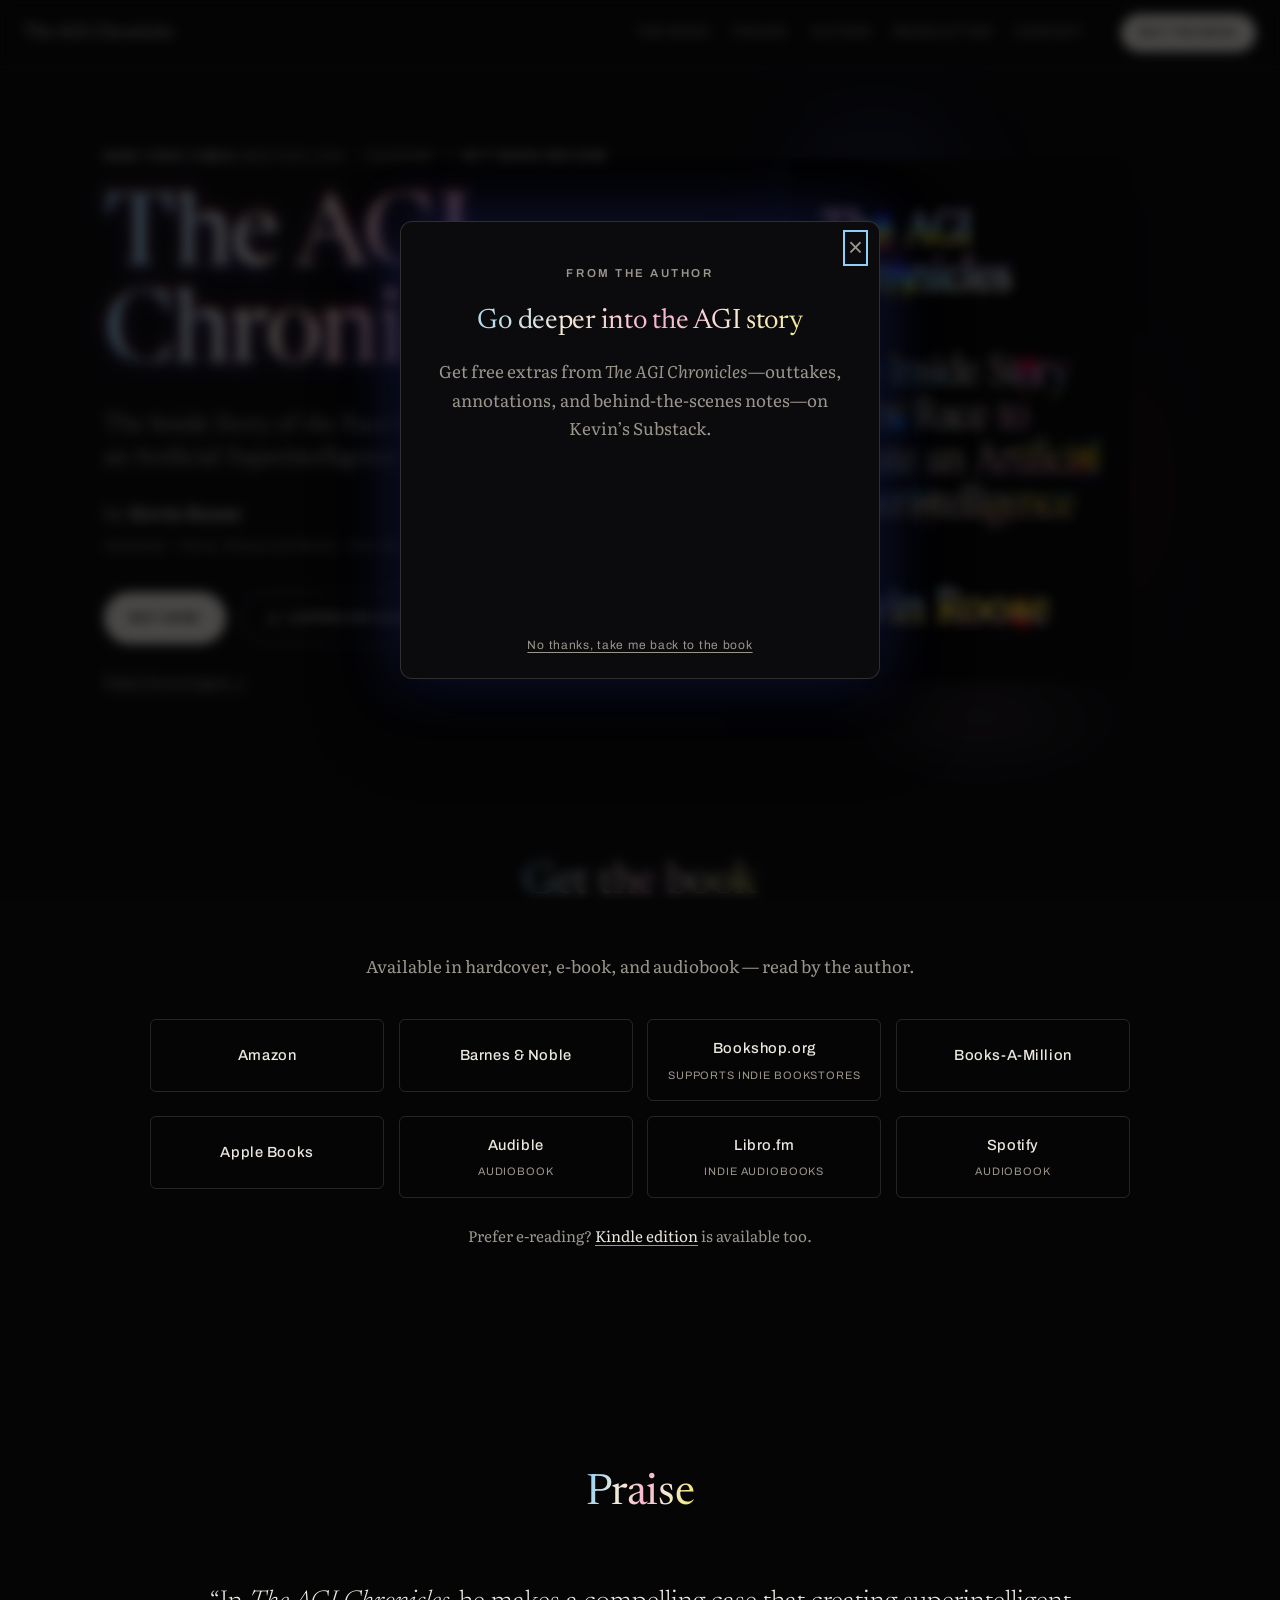
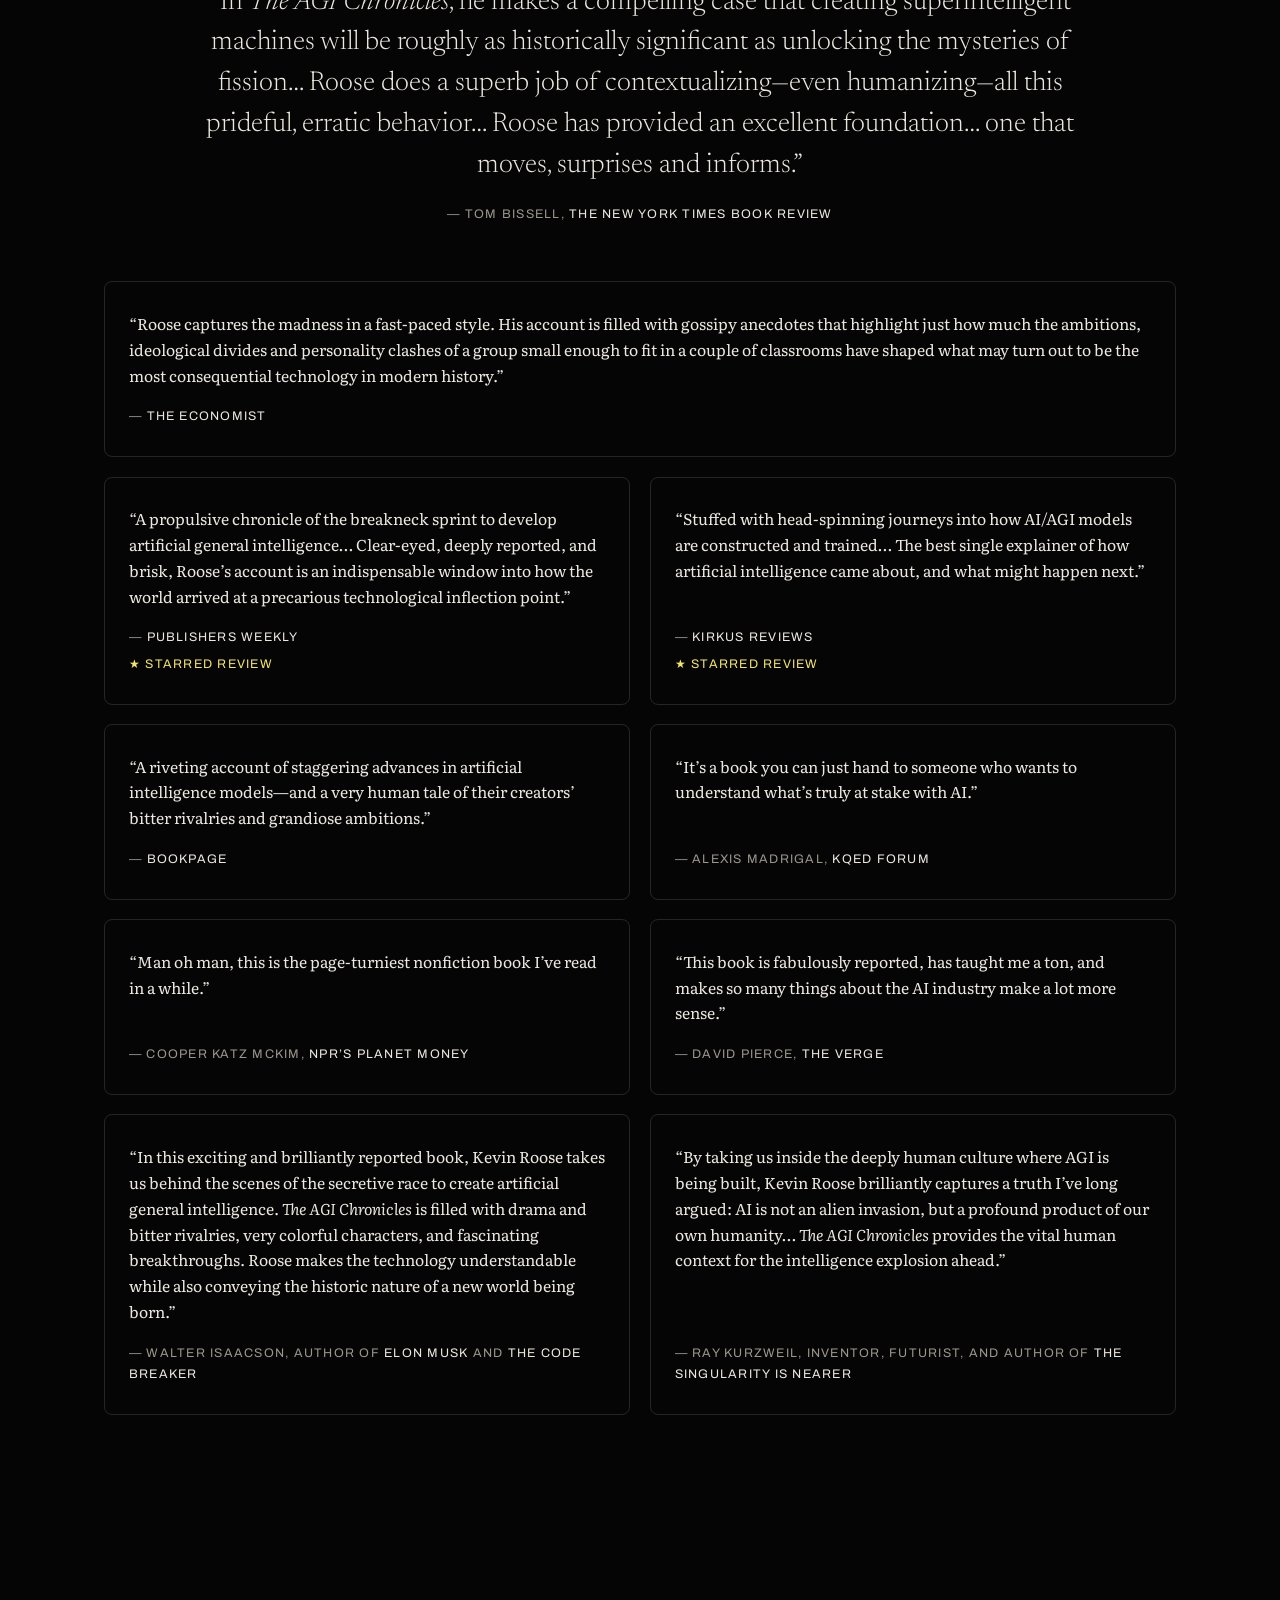
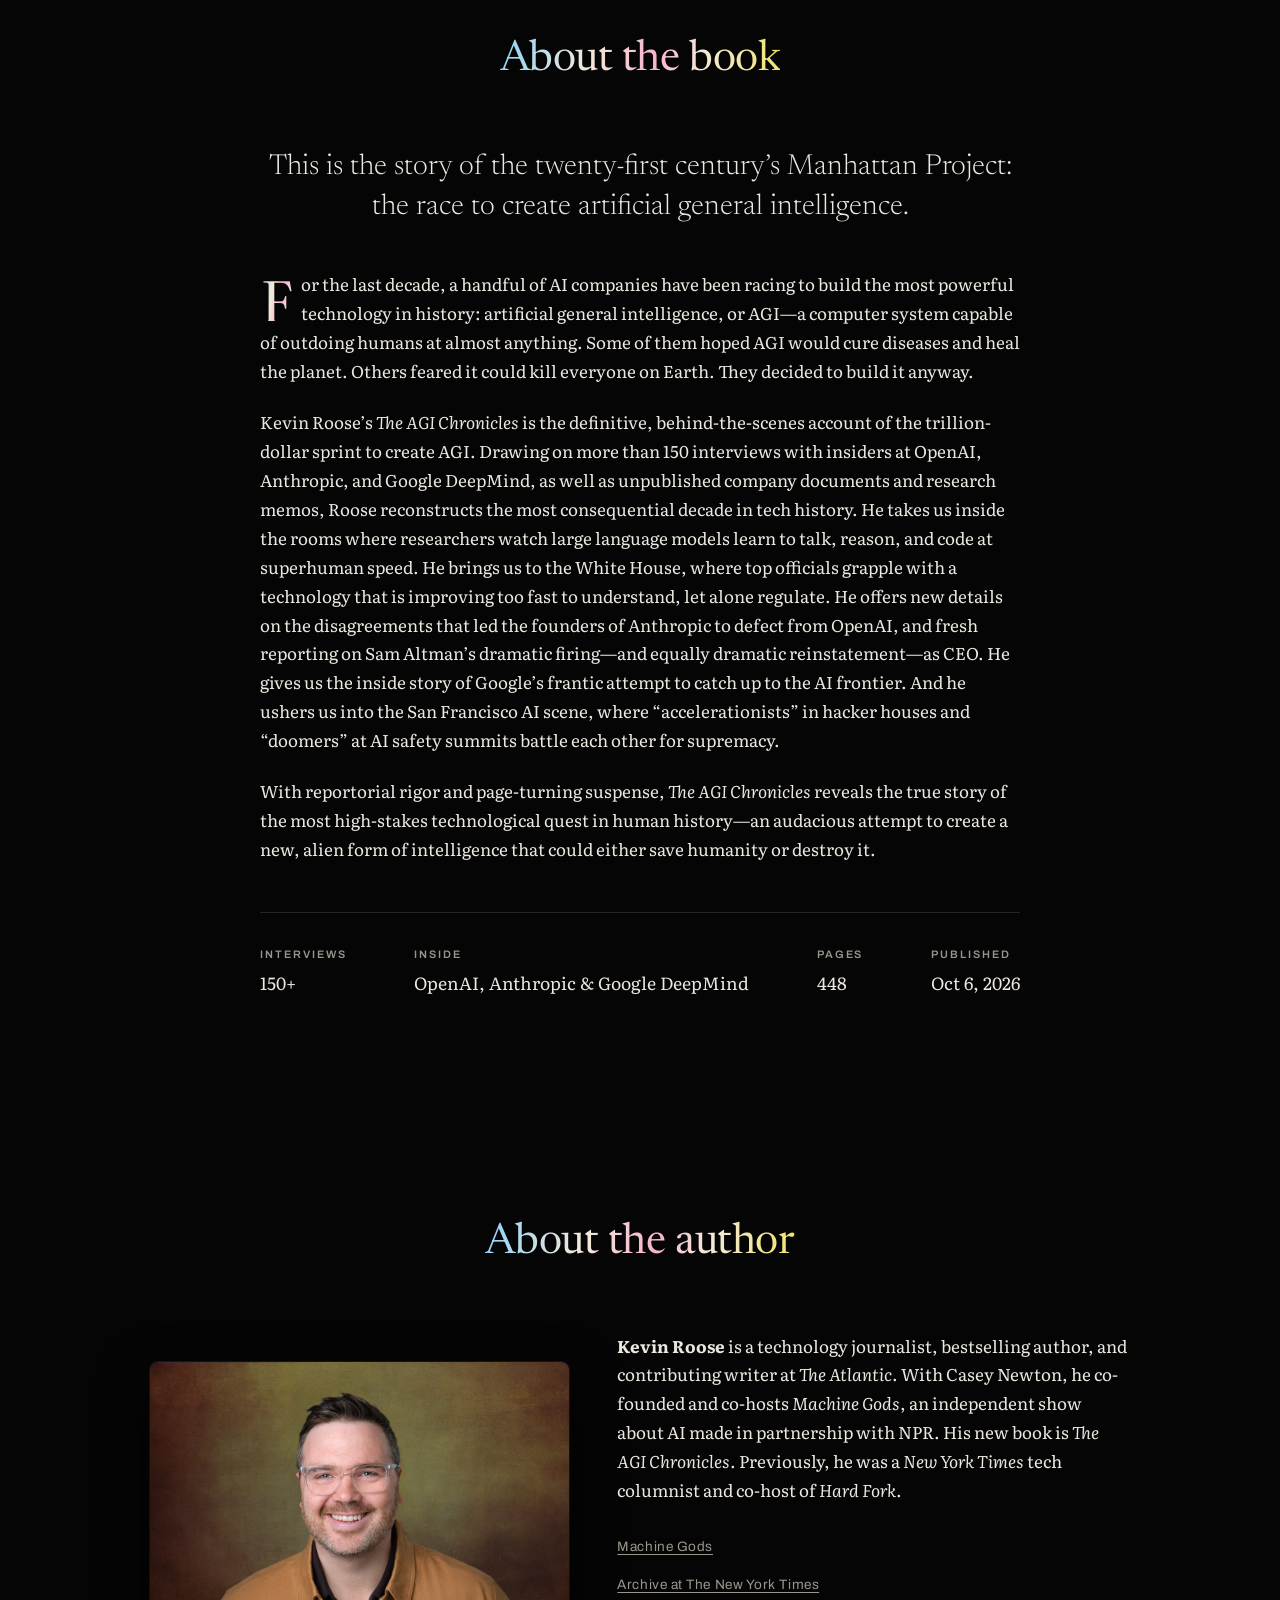
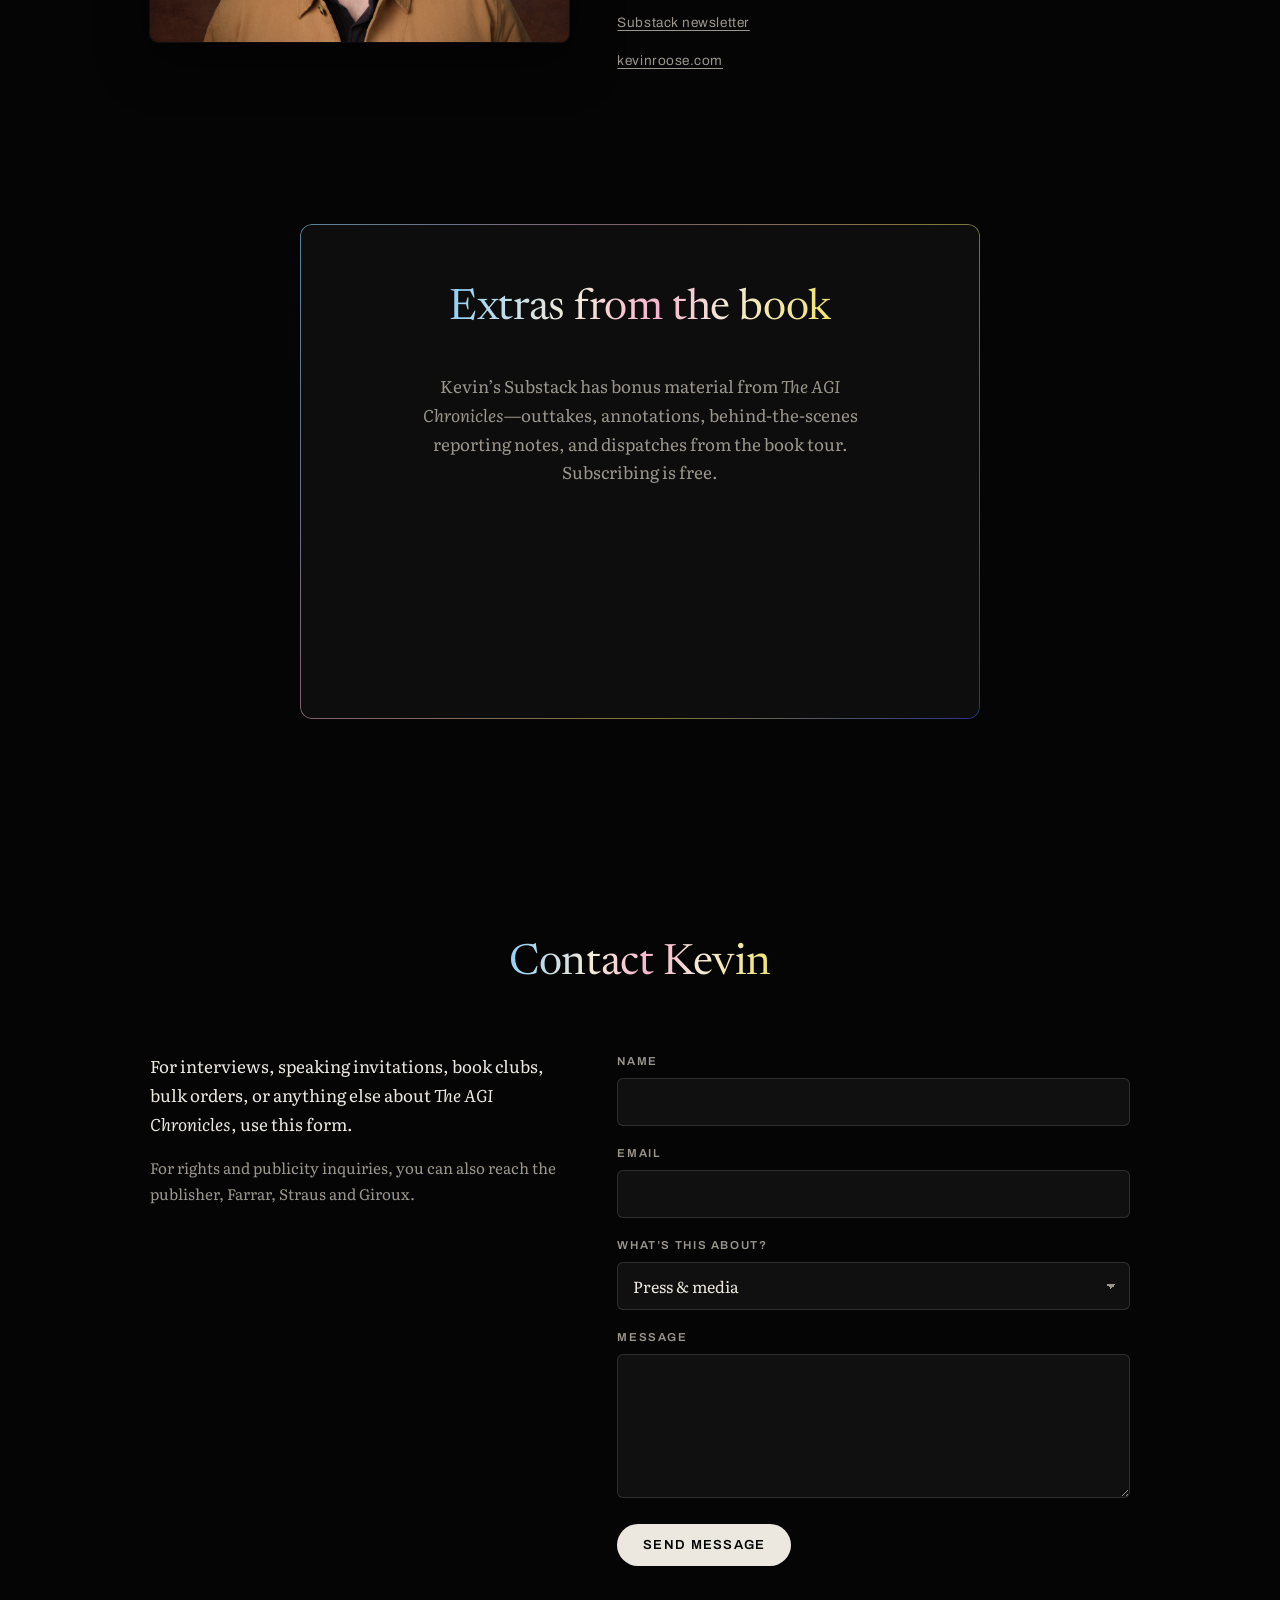
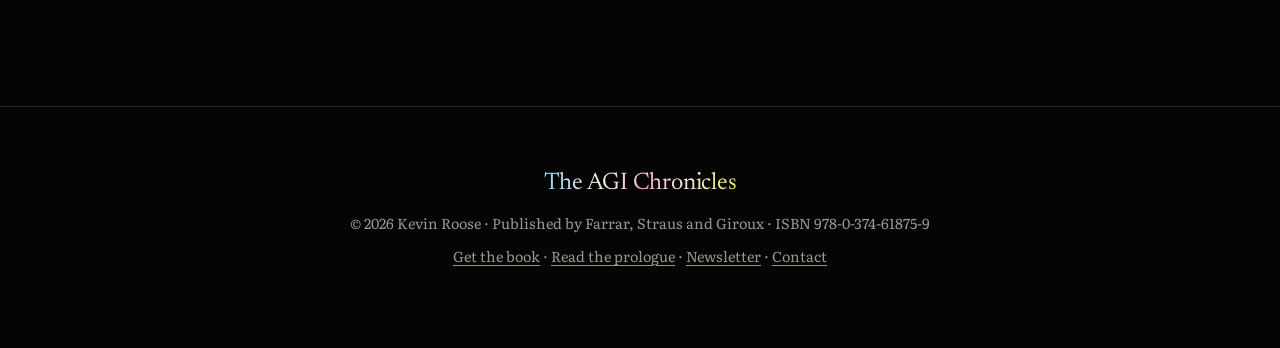
<file: index.html>
<!DOCTYPE html>
<html lang="en">
<head>
<meta charset="utf-8">
<meta name="viewport" content="width=device-width, initial-scale=1">
<title>The AGI Chronicles — Kevin Roose</title>
<meta name="description" content="The definitive, behind-the-scenes account of the trillion-dollar sprint to create AGI, by Kevin Roose. Praised by The New York Times Book Review, with starred reviews from Publishers Weekly and Kirkus. A New York Times bestseller.">
<link rel="canonical" href="https://theagichronicles.com/">
<link rel="icon" type="image/svg+xml" href="assets/favicon.svg">

<meta property="og:type" content="book">
<meta property="og:title" content="The AGI Chronicles — Kevin Roose">
<meta property="og:description" content="The inside story of the race to create an artificial superintelligence. Praised by The New York Times Book Review, with starred reviews from Publishers Weekly and Kirkus. A New York Times bestseller.">
<meta property="og:image" content="https://theagichronicles.com/assets/og-card.jpg">
<meta property="og:image:width" content="1200">
<meta property="og:image:height" content="630">
<meta property="og:image:alt" content="The AGI Chronicles by Kevin Roose — book cover on black with iridescent type.">
<meta property="og:url" content="https://theagichronicles.com/">
<meta name="twitter:card" content="summary_large_image">
<meta name="twitter:title" content="The AGI Chronicles — Kevin Roose">
<meta name="twitter:description" content="The inside story of the race to create an artificial superintelligence. A New York Times bestseller.">
<meta name="twitter:image" content="https://theagichronicles.com/assets/og-card.jpg">

<link rel="preconnect" href="https://fonts.googleapis.com">
<link rel="preconnect" href="https://fonts.gstatic.com" crossorigin>
<link href="https://fonts.googleapis.com/css2?family=Newsreader:ital,opsz,wght@0,6..72,300;0,6..72,400;0,6..72,500;1,6..72,300;1,6..72,400&family=Literata:ital,opsz,wght@0,7..72,400;0,7..72,500;1,7..72,400&family=Archivo:wght@400;500;600&display=swap" rel="stylesheet">
<link rel="stylesheet" href="styles.css">
<script>document.documentElement.classList.add("js");</script>

<script type="application/ld+json">
{
  "@context": "https://schema.org",
  "@type": "Book",
  "name": "The AGI Chronicles: The Inside Story of the Race to Create an Artificial Superintelligence",
  "author": {"@type": "Person", "name": "Kevin Roose", "url": "https://www.kevinroose.com"},
  "isbn": "9780374618759",
  "numberOfPages": 448,
  "bookFormat": "https://schema.org/Hardcover",
  "publisher": {"@type": "Organization", "name": "Farrar, Straus and Giroux"},
  "datePublished": "2026-10-06",
  "inLanguage": "en",
  "image": "https://theagichronicles.com/assets/og-card.jpg"
}
</script>
</head>
<body>

<a class="skip-link" href="#book">Skip to content</a>

<header class="nav" id="top">
  <a class="nav-wordmark" href="#top">The AGI&nbsp;Chronicles</a>
  <nav class="nav-links" aria-label="Site">
    <a href="#book">The Book</a>
    <a href="#tour">Tour</a>
    <a href="#praise">Praise</a>
    <a href="#author">Author</a>
    <a href="#newsletter">Newsletter</a>
    <a href="#contact">Contact</a>
  </nav>
  <a class="btn btn-solid nav-cta" href="#buy">Buy the book</a>
</header>

<main>

<!-- ============ HERO ============ -->
<section class="hero">
  <div class="hero-inner">
    <div class="hero-copy">
      <p class="eyebrow reveal"><em>New York Times</em> bestseller &middot; &ldquo;Superb&rdquo; &mdash;&nbsp;<em>NYT Book Review</em></p>
      <h1 class="prism reveal" data-text="The AGI Chronicles">The AGI Chronicles</h1>
      <p class="hero-sub reveal">The Inside Story of the Race to Create an&nbsp;Artificial&nbsp;Superintelligence</p>
      <p class="hero-byline reveal">by <strong>Kevin Roose</strong></p>
      <p class="hero-pub reveal">Hardcover &middot; Farrar, Straus and Giroux &middot; Out&nbsp;now</p>
      <div class="hero-ctas reveal">
        <a class="btn btn-solid" href="#buy">Buy now</a>
        <a class="btn btn-ghost" href="https://www.audible.com/pd/The-AGI-Chronicles-Audiobook/B0GBYLW6CT" target="_blank" rel="noopener">
          <svg class="icon" viewBox="0 0 24 24" aria-hidden="true"><path fill="currentColor" d="M12 3a7 7 0 0 0-7 7v1.1A3 3 0 0 0 3 14v3a3 3 0 0 0 3 3h2v-8H6.5a1.5 1.5 0 0 0-.5.09V10a6 6 0 1 1 12 0v2.09a1.5 1.5 0 0 0-.5-.09H16v8h2a3 3 0 0 0 3-3v-3a3 3 0 0 0-2-2.9V10a7 7 0 0 0-7-7Z"/></svg>
          Listen on Audible
        </a>
      </div>
      <p class="hero-prologue reveal"><a href="prologue.html">Read the prologue &rarr;</a></p>
    </div>
    <div class="hero-cover reveal">
      <div class="cover-frame">
        <picture>
          <source srcset="assets/cover.avif" type="image/avif">
          <img src="assets/cover.jpg" alt="The AGI Chronicles book cover: iridescent serif type on a black background" width="640" height="978" fetchpriority="high">
        </picture>
      </div>
    </div>
  </div>
</section>

<!-- ============ BUY ============ -->
<section class="buy" id="buy" aria-labelledby="buy-title">
  <h2 class="section-title" id="buy-title"><span class="prism-sm">Get the book</span></h2>
  <p class="buy-note">Available in hardcover, e-book, and audiobook — read by the author.</p>
  <ul class="retailers">
    <li><a class="retailer reveal" href="https://www.amazon.com/AGI-Chronicles-Inside-Artificial-Superintelligence/dp/0374618755" target="_blank" rel="noopener">Amazon</a></li>
    <li><a class="retailer reveal" href="https://www.barnesandnoble.com/w/the-agi-chronicles-kevin-roose/1149551313?ean=9780374618759" target="_blank" rel="noopener">Barnes &amp; Noble</a></li>
    <li><a class="retailer reveal" href="https://bookshop.org/p/books/the-agi-chronicles-the-inside-story-of-the-race-to-create-an-artificial-superintelligence-kevin-roose/fedb4aef52bfc0d9" target="_blank" rel="noopener">Bookshop.org <span class="tag">supports indie bookstores</span></a></li>
    <li><a class="retailer reveal" href="https://www.booksamillion.com/p/AGI-Chronicles/Kevin-Roose/9780374618759" target="_blank" rel="noopener">Books-A-Million</a></li>
    <li><a class="retailer reveal" href="https://books.apple.com/us/book/the-agi-chronicles/id6758016545" target="_blank" rel="noopener">Apple Books</a></li>
    <li><a class="retailer reveal" href="https://www.audible.com/pd/The-AGI-Chronicles-Audiobook/B0GBYLW6CT" target="_blank" rel="noopener">Audible <span class="tag">audiobook</span></a></li>
    <li><a class="retailer reveal" href="https://libro.fm/audiobooks/9781250454010-the-agi-chronicles" target="_blank" rel="noopener">Libro.fm <span class="tag">indie audiobooks</span></a></li>
    <li><a class="retailer reveal" href="https://open.spotify.com/show/6HTNBqkHX16fnGCbGSmwhu" target="_blank" rel="noopener">Spotify <span class="tag">audiobook</span></a></li>
  </ul>
  <p class="buy-small">Prefer e-reading? <a href="https://www.amazon.com/AGI-Chronicles-Inside-Artificial-Superintelligence-ebook/dp/B0GBZ2MDDJ" target="_blank" rel="noopener">Kindle edition</a> is available too.</p>
</section>

<!-- ============ TOUR ============ -->
<section class="tour" id="tour" aria-labelledby="tour-title">
  <h2 class="section-title" id="tour-title"><span class="prism-sm">On tour</span></h2>
  <p class="tour-note">Come see Kevin in conversation about <em>The AGI Chronicles</em> this October.</p>
  <ol class="tour-list">
    <li class="tour-event reveal">
      <time class="tour-date" datetime="2026-10-02"><span>Oct</span><strong>2</strong><span>Fri</span></time>
      <div class="tour-info">
        <h3>The Curve, Berkeley</h3>
        <p>8:00 PM PT &middot; with Scott Alexander &amp; Jasmine Sun</p>
      </div>
      <span class="tour-private">Private event</span>
    </li>
    <li class="tour-event reveal">
      <time class="tour-date" datetime="2026-10-04"><span>Oct</span><strong>4</strong><span>Sun</span></time>
      <div class="tour-info">
        <h3>Kepler&rsquo;s Books, Menlo Park</h3>
        <p>4:00 PM PT &middot; with Robin Sloan</p>
      </div>
      <a class="btn btn-ghost tour-btn" href="https://www.keplers.org/upcoming-events-internal/roose" target="_blank" rel="noopener">Get tickets</a>
    </li>
    <li class="tour-event reveal">
      <time class="tour-date" datetime="2026-10-06"><span>Oct</span><strong>6</strong><span>Tue</span></time>
      <div class="tour-info">
        <h3>Johns Hopkins Bloomberg Center, Washington,&nbsp;D.C.</h3>
        <p>6:30 PM ET &middot; with Thomas L. Friedman &middot; Free</p>
      </div>
      <a class="btn btn-ghost tour-btn" href="https://www.eventbrite.com/e/authors-insights-kevin-roose-and-the-history-of-ai-tickets-1996830811711" target="_blank" rel="noopener">RSVP free</a>
    </li>
    <li class="tour-event reveal">
      <time class="tour-date" datetime="2026-10-07"><span>Oct</span><strong>7</strong><span>Wed</span></time>
      <div class="tour-info">
        <h3>92NY, New York</h3>
        <p>6:00 PM ET &middot; with PJ Vogt</p>
      </div>
      <a class="btn btn-ghost tour-btn" href="https://www.92ny.org/event/kevin-roose-in-conversation" target="_blank" rel="noopener">Get tickets</a>
    </li>
    <li class="tour-event reveal">
      <time class="tour-date" datetime="2026-10-09"><span>Oct</span><strong>9</strong><span>Fri</span></time>
      <div class="tour-info">
        <h3>Christ Church Greenwich, Connecticut</h3>
        <p>6:30 PM ET &middot; Courage &amp; Faith Speaker Series &middot; Includes book</p>
      </div>
      <a class="btn btn-ghost tour-btn" href="https://www.eventbrite.com/e/kevin-roose-the-agi-chronicles-book-event-tickets-1997254043609" target="_blank" rel="noopener">Get tickets</a>
    </li>
    <li class="tour-event reveal">
      <time class="tour-date" datetime="2026-10-10"><span>Oct</span><strong>10</strong><span>Sat</span></time>
      <div class="tour-info">
        <h3>Morristown Festival of Books, New&nbsp;Jersey</h3>
        <p>1:30 PM ET &middot; with Joanna Stern &middot; Free</p>
      </div>
      <a class="btn btn-ghost tour-btn" href="https://morristownbooks.org/2026-authors/" target="_blank" rel="noopener">Details</a>
    </li>
    <li class="tour-event reveal">
      <time class="tour-date" datetime="2026-10-14"><span>Oct</span><strong>14</strong><span>Wed</span></time>
      <div class="tour-info">
        <h3>MAICON, Cleveland</h3>
        <p>2:00 PM ET &middot; Keynote &middot; Marketing AI Institute</p>
      </div>
      <a class="btn btn-ghost tour-btn" href="https://www.marketingaiinstitute.com/events/marketing-artificial-intelligence-conference" target="_blank" rel="noopener">Get tickets</a>
    </li>
    <li class="tour-event reveal">
      <time class="tour-date" datetime="2026-10-19"><span>Oct</span><strong>19</strong><span>Mon</span></time>
      <div class="tour-info">
        <h3>Commonwealth Club, San Francisco</h3>
        <p>6:00 PM PT &middot; with Sebastian Mallaby</p>
      </div>
      <a class="btn btn-ghost tour-btn" href="https://www.commonwealthclub.org/events/2026-10-19/kevin-roose-inside-race-create-artificial-superintelligence" target="_blank" rel="noopener">Get tickets</a>
    </li>
  </ol>
</section>

<!-- ============ PRAISE ============ -->
<section class="praise" id="praise" aria-labelledby="praise-title">
  <h2 class="section-title" id="praise-title"><span class="prism-sm">Praise</span></h2>

  <figure class="quote-lead reveal">
    <blockquote>
      <p>&ldquo;In <em>The AGI Chronicles</em>, he makes a compelling case that creating superintelligent machines will be roughly as historically significant as unlocking the mysteries of fission&hellip; Roose does a superb job of contextualizing&mdash;even humanizing&mdash;all this prideful, erratic behavior&hellip; Roose has provided an excellent foundation&hellip; one that moves, surprises and informs.&rdquo;</p>
    </blockquote>
    <figcaption>&mdash;&nbsp;Tom Bissell, <a href="https://www.nytimes.com/2026/10/06/books/review/the-agi-chronicles-kevin-roose.html" target="_blank" rel="noopener"><cite>The New York Times Book Review</cite></a></figcaption>
  </figure>

  <div class="quote-grid quote-grid-2">
    <figure class="quote-card quote-card-wide reveal">
      <blockquote><p>&ldquo;Roose captures the madness in a fast-paced style. His account is filled with gossipy anecdotes that highlight just how much the ambitions, ideological divides and personality clashes of a group small enough to fit in a couple of classrooms have shaped what may turn out to be the most consequential technology in modern history.&rdquo;</p></blockquote>
      <figcaption>&mdash;&nbsp;<a href="https://www.economist.com/culture/2026/10/22/how-personal-rivalries-and-clashes-are-shaping-the-ai-race" target="_blank" rel="noopener"><cite>The Economist</cite></a></figcaption>
    </figure>
    <figure class="quote-card reveal">
      <blockquote><p>&ldquo;A propulsive chronicle of the breakneck sprint to develop artificial general intelligence&hellip; Clear-eyed, deeply reported, and brisk, Roose&rsquo;s account is an indispensable window into how the world arrived at a precarious technological inflection point.&rdquo;</p></blockquote>
      <figcaption>&mdash;&nbsp;<cite>Publishers Weekly</cite> <span class="star-badge">&#9733; starred review</span></figcaption>
    </figure>
    <figure class="quote-card reveal">
      <blockquote><p>&ldquo;Stuffed with head-spinning journeys into how AI/AGI models are constructed and trained&hellip; The best single explainer of how artificial intelligence came about, and what might happen next.&rdquo;</p></blockquote>
      <figcaption>&mdash;&nbsp;<cite>Kirkus Reviews</cite> <span class="star-badge">&#9733; starred review</span></figcaption>
    </figure>
    <figure class="quote-card reveal">
      <blockquote><p>&ldquo;A riveting account of staggering advances in artificial intelligence models&mdash;and a very human tale of their creators&rsquo; bitter rivalries and grandiose ambitions.&rdquo;</p></blockquote>
      <figcaption>&mdash;&nbsp;<a href="https://www.bookpage.com/reviews/agi-chronicles-kevin-roose-review/" target="_blank" rel="noopener"><cite>BookPage</cite></a></figcaption>
    </figure>
    <figure class="quote-card reveal">
      <blockquote><p>&ldquo;It&rsquo;s a book you can just hand to someone who wants to understand what&rsquo;s truly at stake with AI.&rdquo;</p></blockquote>
      <figcaption>&mdash;&nbsp;Alexis Madrigal, <cite>KQED Forum</cite></figcaption>
    </figure>
    <figure class="quote-card reveal">
      <blockquote><p>&ldquo;Man oh man, this is the page-turniest nonfiction book I&rsquo;ve read in a while.&rdquo;</p></blockquote>
      <figcaption>&mdash;&nbsp;Cooper Katz McKim, <a href="https://www.npr.org/sections/planet-money/2026/10/16/nx-s1-6001828/what-this-bankruptcy-says-about-ai-startups" target="_blank" rel="noopener"><cite>NPR&rsquo;s Planet Money</cite></a></figcaption>
    </figure>
    <figure class="quote-card reveal">
      <blockquote><p>&ldquo;This book is fabulously reported, has taught me a ton, and makes so many things about the AI industry make a lot more sense.&rdquo;</p></blockquote>
      <figcaption>&mdash;&nbsp;David Pierce, <cite>The Verge</cite></figcaption>
    </figure>
  </div>

  <div class="quote-grid quote-grid-2">
    <figure class="quote-card reveal">
      <blockquote><p>&ldquo;In this exciting and brilliantly reported book, Kevin Roose takes us behind the scenes of the secretive race to create artificial general intelligence. <em>The AGI Chronicles</em> is filled with drama and bitter rivalries, very colorful characters, and fascinating breakthroughs. Roose makes the technology understandable while also conveying the historic nature of a new world being born.&rdquo;</p></blockquote>
      <figcaption>&mdash;&nbsp;Walter Isaacson, author of <cite>Elon Musk</cite> and <cite>The Code Breaker</cite></figcaption>
    </figure>
    <figure class="quote-card reveal">
      <blockquote><p>&ldquo;By taking us inside the deeply human culture where AGI is being built, Kevin Roose brilliantly captures a truth I&rsquo;ve long argued: AI is not an alien invasion, but a profound product of our own humanity&hellip; <em>The AGI Chronicles</em> provides the vital human context for the intelligence explosion ahead.&rdquo;</p></blockquote>
      <figcaption>&mdash;&nbsp;Ray Kurzweil, inventor, futurist, and author of <cite>The Singularity Is Nearer</cite></figcaption>
    </figure>
  </div>
</section>

<!-- ============ ABOUT THE BOOK ============ -->
<section class="book" id="book" aria-labelledby="book-title">
  <h2 class="section-title" id="book-title"><span class="prism-sm">About the book</span></h2>
  <div class="book-body">
    <p class="book-lede reveal">This is the story of the twenty-first century&rsquo;s Manhattan&nbsp;Project: the race to create artificial general&nbsp;intelligence.</p>
    <div class="book-copy reveal">
      <p>For the last decade, a handful of AI companies have been racing to build the most powerful technology in history: artificial general intelligence, or AGI&mdash;a computer system capable of outdoing humans at almost anything. Some of them hoped AGI would cure diseases and heal the planet. Others feared it could kill everyone on Earth. They decided to build it anyway.</p>
      <p>Kevin Roose&rsquo;s <em>The AGI Chronicles</em> is the definitive, behind-the-scenes account of the trillion-dollar sprint to create AGI. Drawing on more than 150 interviews with insiders at OpenAI, Anthropic, and Google DeepMind, as well as unpublished company documents and research memos, Roose reconstructs the most consequential decade in tech history. He takes us inside the rooms where researchers watch large language models learn to talk, reason, and code at superhuman speed. He brings us to the White House, where top officials grapple with a technology that is improving too fast to understand, let alone regulate. He offers new details on the disagreements that led the founders of Anthropic to defect from OpenAI, and fresh reporting on Sam Altman&rsquo;s dramatic firing&mdash;and equally dramatic reinstatement&mdash;as CEO. He gives us the inside story of Google&rsquo;s frantic attempt to catch up to the AI frontier. And he ushers us into the San Francisco AI scene, where &ldquo;accelerationists&rdquo; in hacker houses and &ldquo;doomers&rdquo; at AI safety summits battle each other for supremacy.</p>
      <p>With reportorial rigor and page-turning suspense, <em>The AGI Chronicles</em> reveals the true story of the most high-stakes technological quest in human history&mdash;an audacious attempt to create a new, alien form of intelligence that could either save humanity or destroy&nbsp;it.</p>
    </div>
    <dl class="book-facts reveal">
      <div><dt>Interviews</dt><dd>150+</dd></div>
      <div><dt>Inside</dt><dd>OpenAI, Anthropic &amp; Google DeepMind</dd></div>
      <div><dt>Pages</dt><dd>448</dd></div>
      <div><dt>Published</dt><dd>Oct 6, 2026</dd></div>
    </dl>
  </div>
</section>

<!-- ============ AUTHOR ============ -->
<section class="author" id="author" aria-labelledby="author-title">
  <h2 class="section-title" id="author-title"><span class="prism-sm">About the author</span></h2>
  <div class="author-inner">
    <div class="author-photo reveal">
      <img src="assets/kevin-roose.jpg" alt="Kevin Roose" width="1200" height="800" loading="lazy">
    </div>
    <div class="author-bio reveal">
      <p><strong>Kevin Roose</strong> is a technology journalist, bestselling author, and contributing writer at <em>The Atlantic</em>. With Casey Newton, he co-founded and co-hosts <em>Machine Gods</em>, an independent show about AI made in partnership with NPR. His new book is <em>The AGI Chronicles</em>. Previously, he was a <em>New York Times</em> tech columnist and co-host of <em>Hard Fork</em>.</p>
      <ul class="author-links">
        <li><a href="https://machinegods.fm" target="_blank" rel="noopener">Machine Gods</a></li>
        <li><a href="https://www.nytimes.com/by/kevin-roose" target="_blank" rel="noopener">Archive at The New York Times</a></li>
        <li><a href="https://kevinroose.substack.com" target="_blank" rel="noopener">Substack newsletter</a></li>
        <li><a href="https://www.kevinroose.com" target="_blank" rel="noopener">kevinroose.com</a></li>
      </ul>
    </div>
  </div>
</section>

<!-- ============ NEWSLETTER ============ -->
<section class="newsletter" id="newsletter" aria-labelledby="newsletter-title">
  <div class="newsletter-card reveal">
    <h2 class="section-title" id="newsletter-title"><span class="prism-sm">Extras from the book</span></h2>
    <p>Kevin&rsquo;s Substack has bonus material from <em>The AGI Chronicles</em>&mdash;outtakes, annotations, behind-the-scenes reporting notes, and dispatches from the book tour. Subscribing is free.</p>
    <iframe title="Subscribe to Kevin Roose's Substack" src="https://kevinroose.substack.com/embed" width="100%" height="150" frameborder="0" scrolling="no" loading="lazy"></iframe>
  </div>
</section>

<!-- ============ CONTACT ============ -->
<section class="contact" id="contact" aria-labelledby="contact-title">
  <h2 class="section-title" id="contact-title"><span class="prism-sm">Contact Kevin</span></h2>
  <div class="contact-inner">
    <div class="contact-copy reveal">
      <p>For interviews, speaking invitations, book clubs, bulk orders, or anything else about <em>The AGI Chronicles</em>, use this form.</p>
      <p class="contact-fine">For rights and publicity inquiries, you can also reach the publisher, Farrar,&nbsp;Straus&nbsp;and&nbsp;Giroux.</p>
    </div>
    <form class="contact-form reveal" id="contact-form" novalidate>
      <div class="field">
        <label for="cf-name">Name</label>
        <input id="cf-name" name="name" type="text" autocomplete="name" required>
      </div>
      <div class="field">
        <label for="cf-email">Email</label>
        <input id="cf-email" name="email" type="email" autocomplete="email" required>
      </div>
      <div class="field">
        <label for="cf-type">What&rsquo;s this about?</label>
        <select id="cf-type" name="inquiry_type">
          <option>Press &amp; media</option>
          <option>Speaking</option>
          <option>Book clubs &amp; events</option>
          <option>Other</option>
        </select>
      </div>
      <div class="field">
        <label for="cf-message">Message</label>
        <textarea id="cf-message" name="message" rows="5" required></textarea>
      </div>
      <input class="honeypot" type="text" name="_honey" tabindex="-1" autocomplete="off" aria-hidden="true">
      <button class="btn btn-solid" type="submit">Send message</button>
      <p class="form-status" id="form-status" role="status" aria-live="polite"></p>
    </form>
  </div>
</section>

</main>

<footer class="footer">
  <p class="footer-wordmark prism-sm">The AGI Chronicles</p>
  <p>&copy; 2026 Kevin Roose &middot; Published by Farrar, Straus and Giroux &middot; ISBN 978-0-374-61875-9</p>
  <p><a href="#buy">Get the book</a> &middot; <a href="#tour">Tour</a> &middot; <a href="prologue.html">Read the prologue</a> &middot; <a href="https://kevinroose.substack.com" target="_blank" rel="noopener">Newsletter</a> &middot; <a href="#contact">Contact</a></p>
</footer>

<!-- Sticky mobile buy bar -->
<a class="sticky-buy" href="#buy" id="sticky-buy" aria-hidden="true">Buy <em>The AGI Chronicles</em> &rarr;</a>

<!-- ============ SUBSTACK MODAL ============ -->
<div class="modal-backdrop" id="modal" role="dialog" aria-modal="true" aria-labelledby="modal-title" hidden>
  <div class="modal">
    <button class="modal-close" id="modal-close" aria-label="Close">&times;</button>
    <p class="eyebrow">From the author</p>
    <h3 class="prism-sm" id="modal-title">Go deeper into the AGI story</h3>
    <p>Get free extras from <em>The AGI Chronicles</em>&mdash;outtakes, annotations, and behind-the-scenes notes&mdash;on Kevin&rsquo;s Substack.</p>
    <iframe title="Subscribe to Kevin Roose's Substack" data-src="https://kevinroose.substack.com/embed" width="100%" height="150" frameborder="0" scrolling="no"></iframe>
    <button class="modal-dismiss" id="modal-dismiss">No thanks, take me back to the book</button>
  </div>
</div>

<script src="main.js" defer></script>
</body>
</html>
</file>
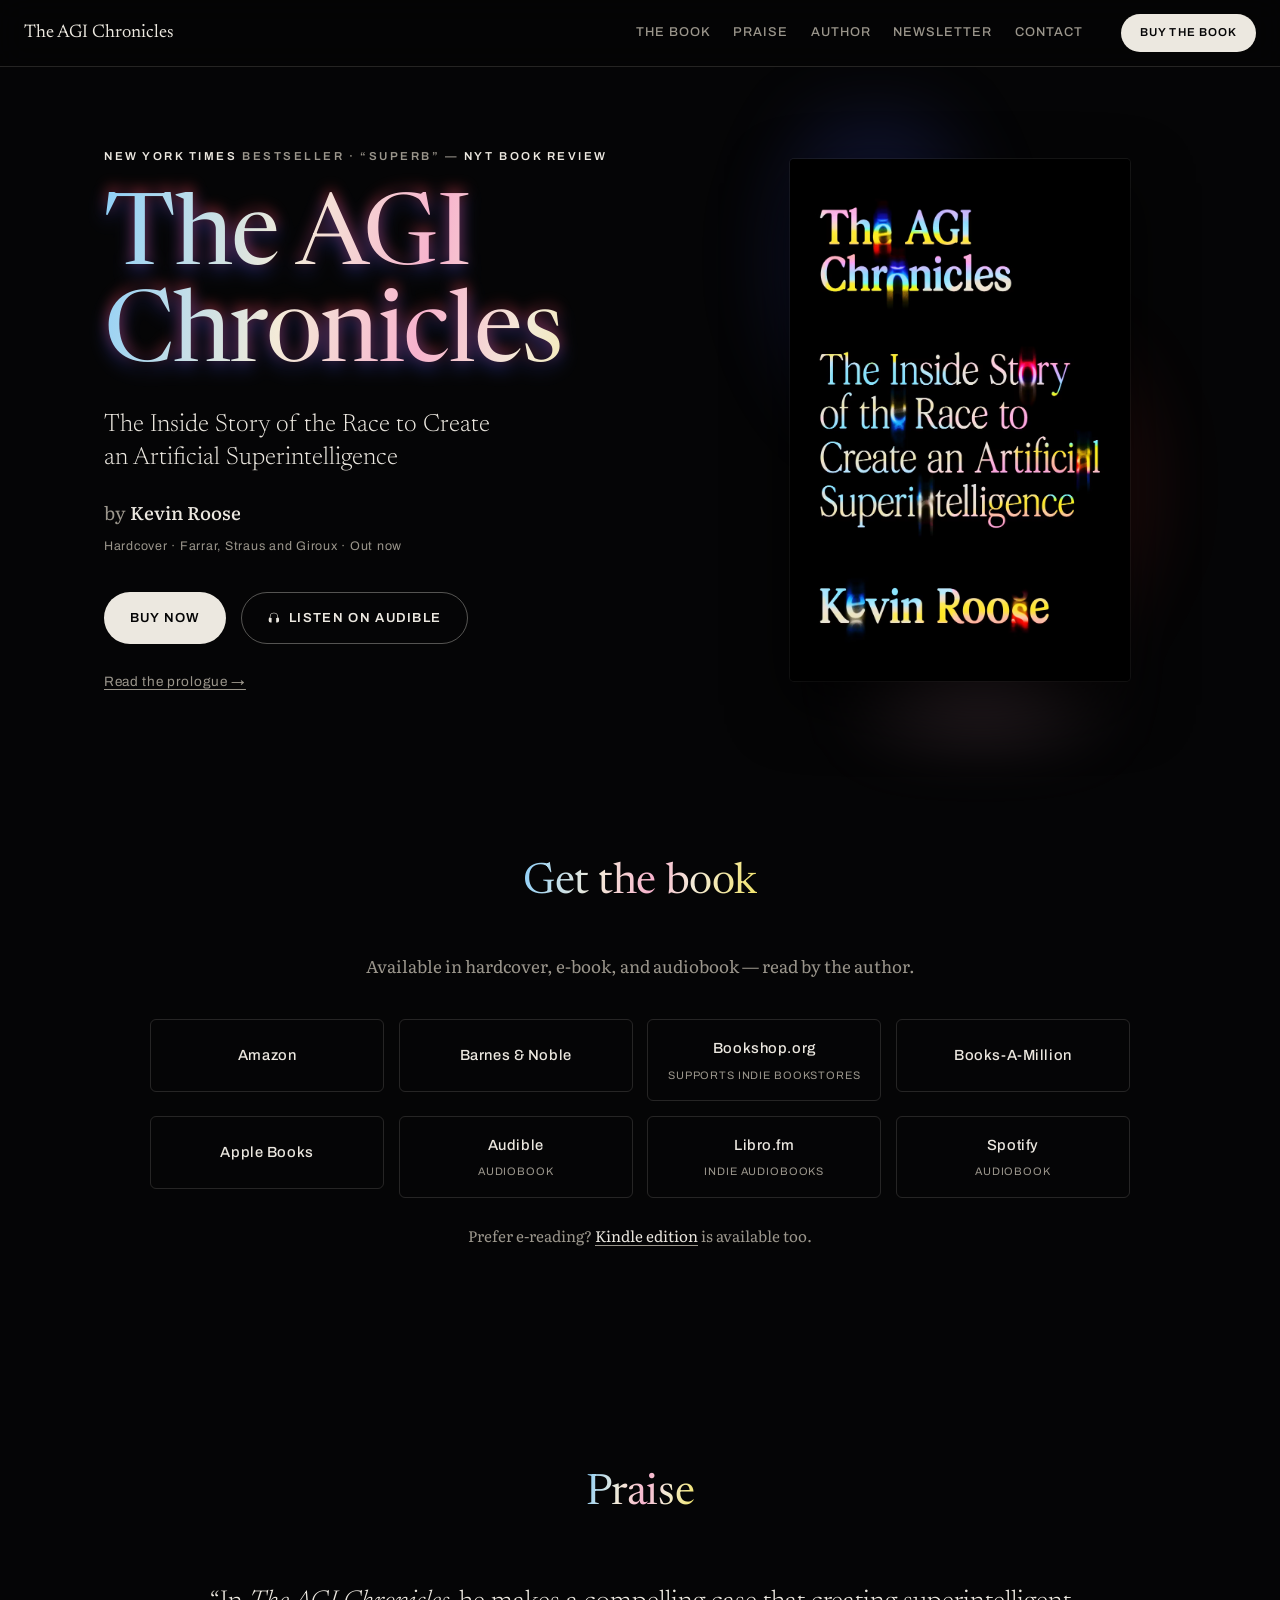
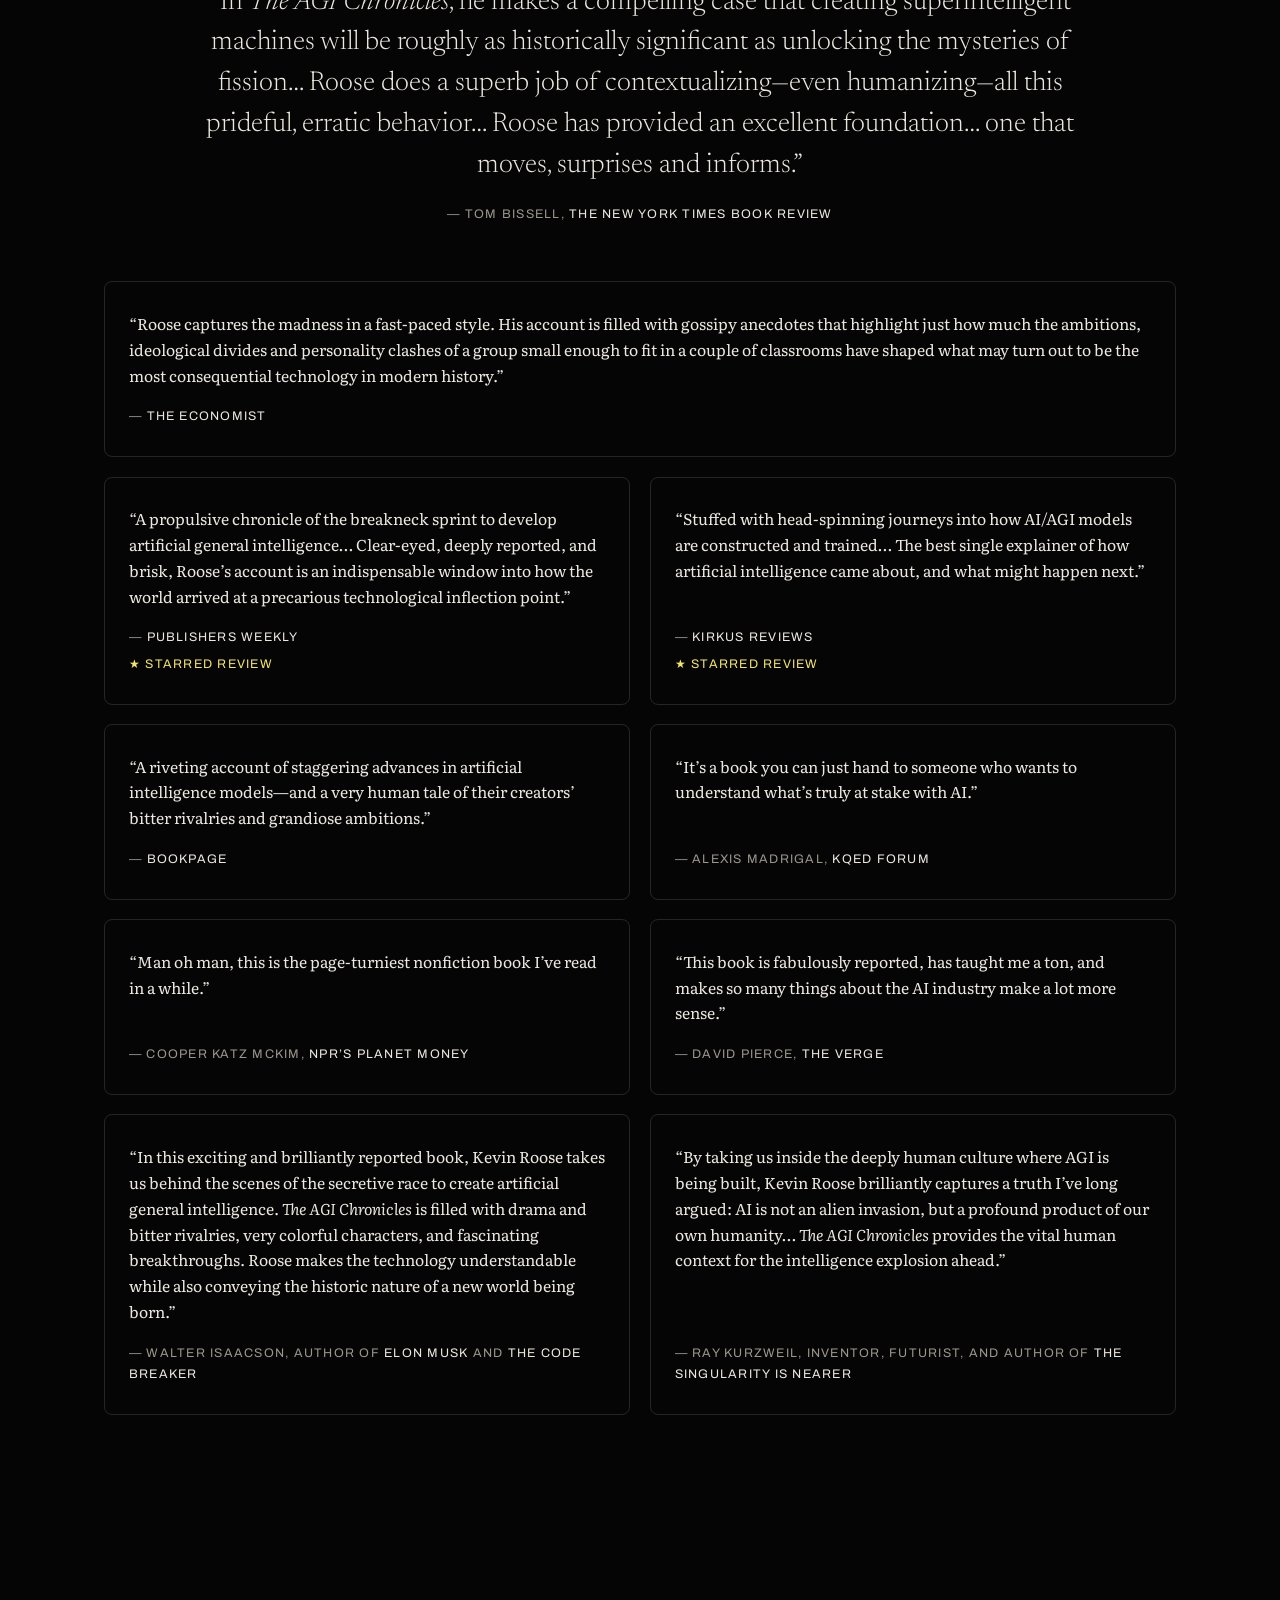
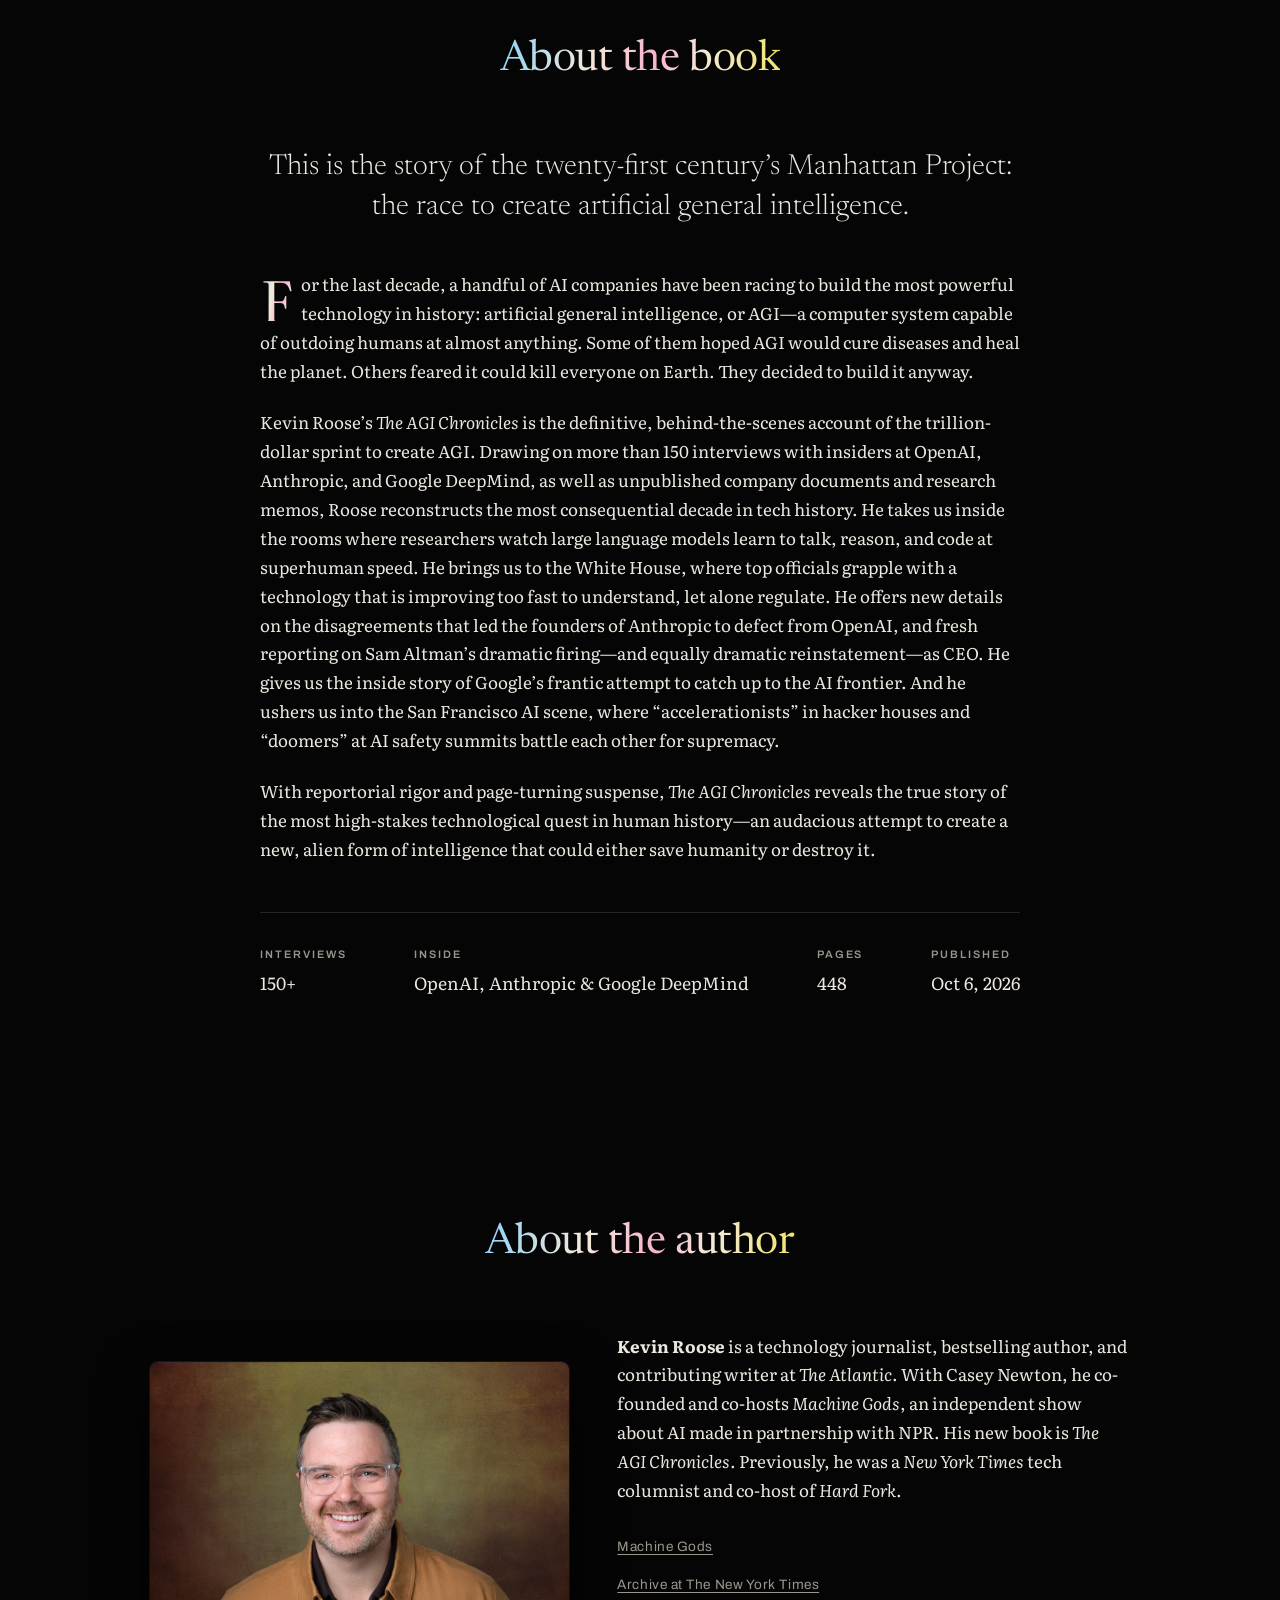
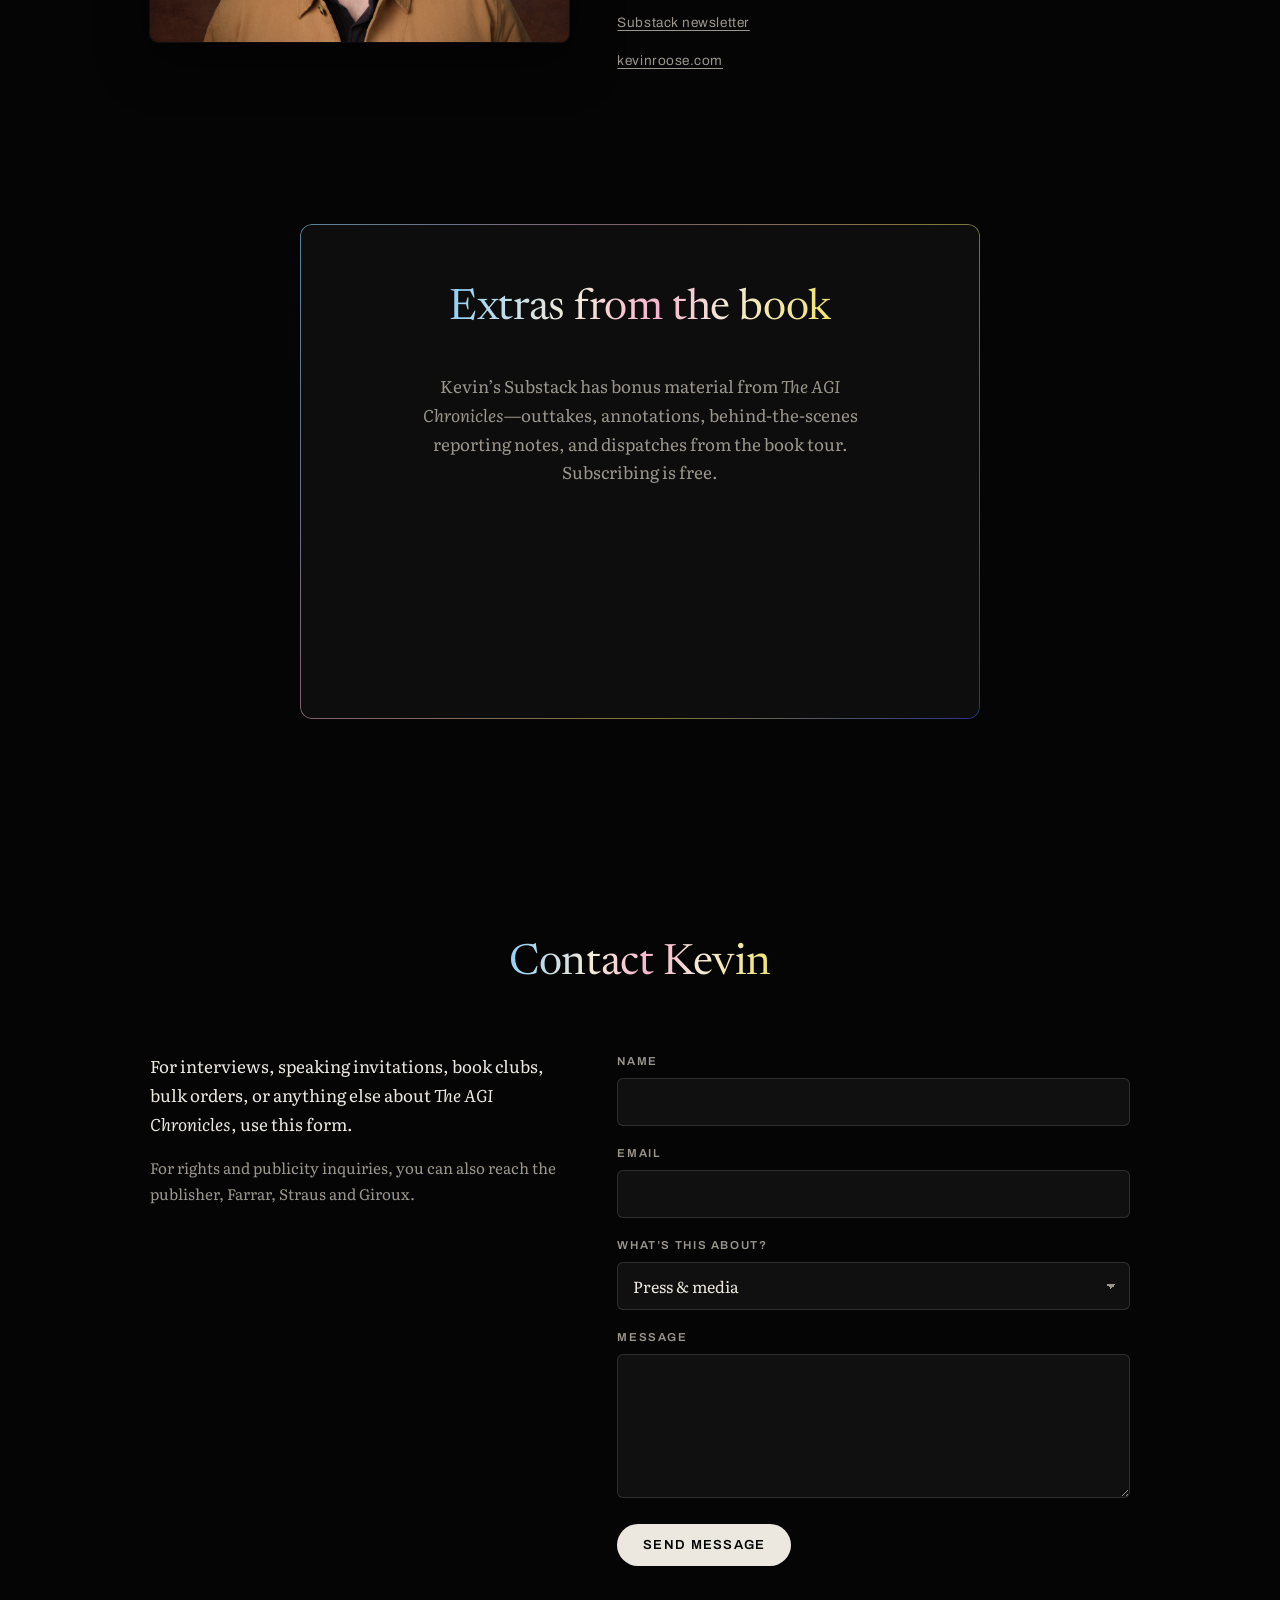
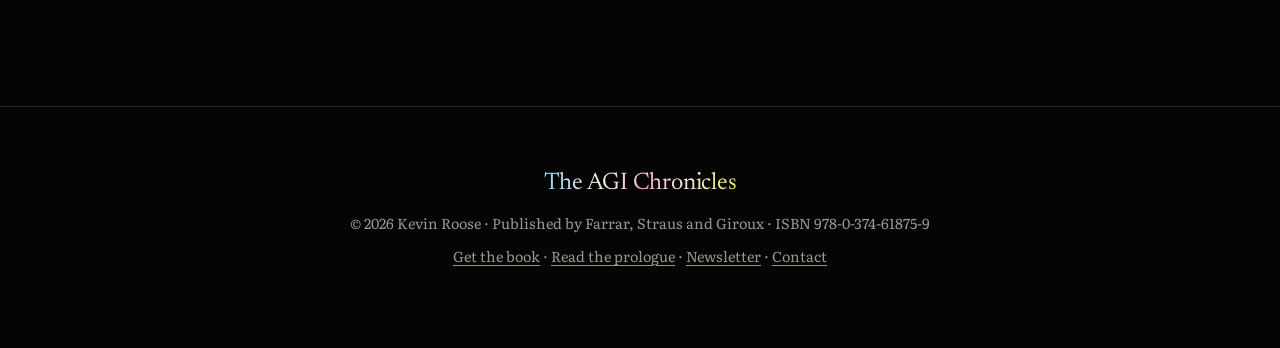
<file: tour/index.html>
<!DOCTYPE html>
<html lang="en">
<head>
<meta charset="utf-8">
<title>On Tour — The AGI Chronicles</title>
<meta name="description" content="See Kevin Roose on tour for The AGI Chronicles this October. Dates, venues, and tickets.">
<link rel="canonical" href="https://theagichronicles.com/#tour">
<meta http-equiv="refresh" content="0; url=/#tour">

<meta property="og:type" content="website">
<meta property="og:title" content="Kevin Roose on tour — The AGI Chronicles">
<meta property="og:description" content="See Kevin Roose on tour for The AGI Chronicles this October. Dates, venues, and tickets.">
<meta property="og:image" content="https://theagichronicles.com/assets/og-card.jpg">
<meta property="og:image:width" content="1200">
<meta property="og:image:height" content="630">
<meta property="og:url" content="https://theagichronicles.com/tour/">
<meta name="twitter:card" content="summary_large_image">
<meta name="twitter:title" content="Kevin Roose on tour — The AGI Chronicles">
<meta name="twitter:description" content="See Kevin Roose on tour for The AGI Chronicles this October. Dates, venues, and tickets.">
<meta name="twitter:image" content="https://theagichronicles.com/assets/og-card.jpg">
<script>location.replace("/#tour");</script>
</head>
<body style="background:#050506;color:#ece8e0;font-family:Georgia,serif">
<p><a href="/#tour" style="color:#ece8e0">See the tour dates &rarr;</a></p>
</body>
</html>
</file>
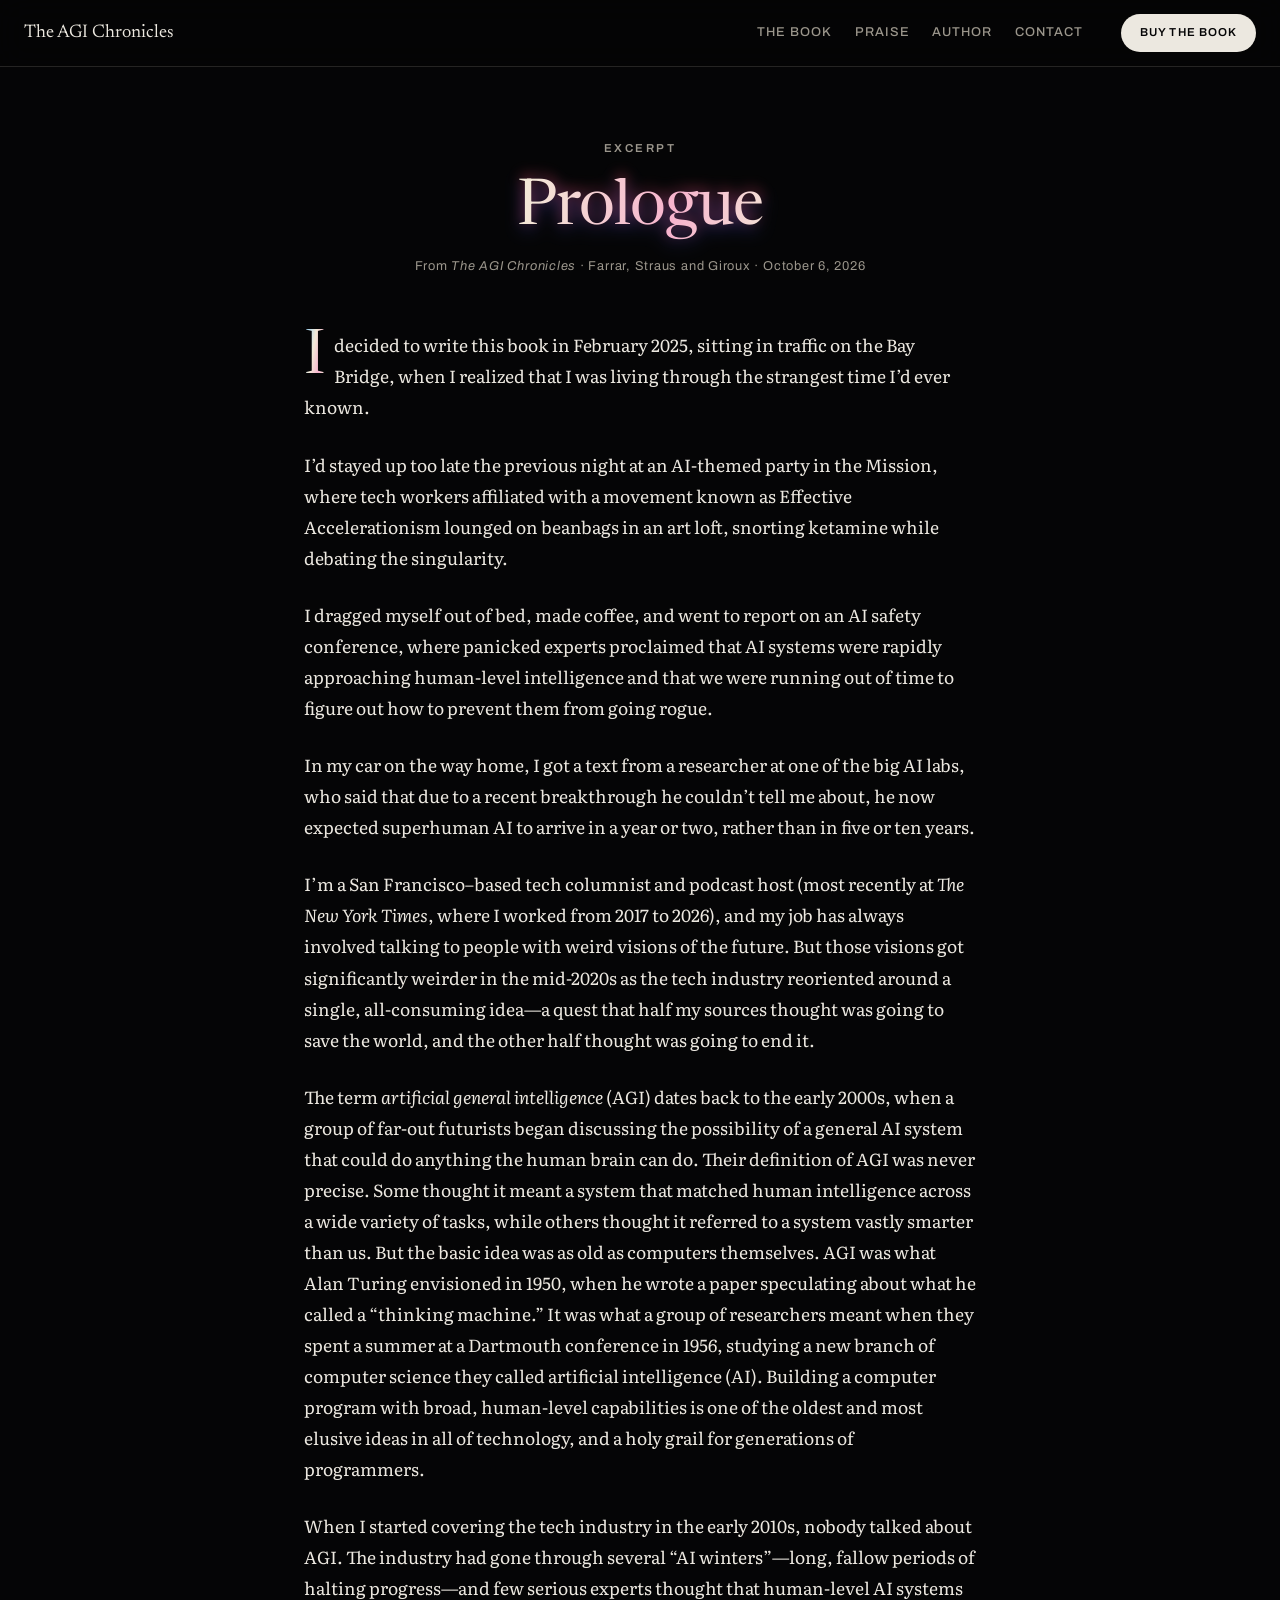
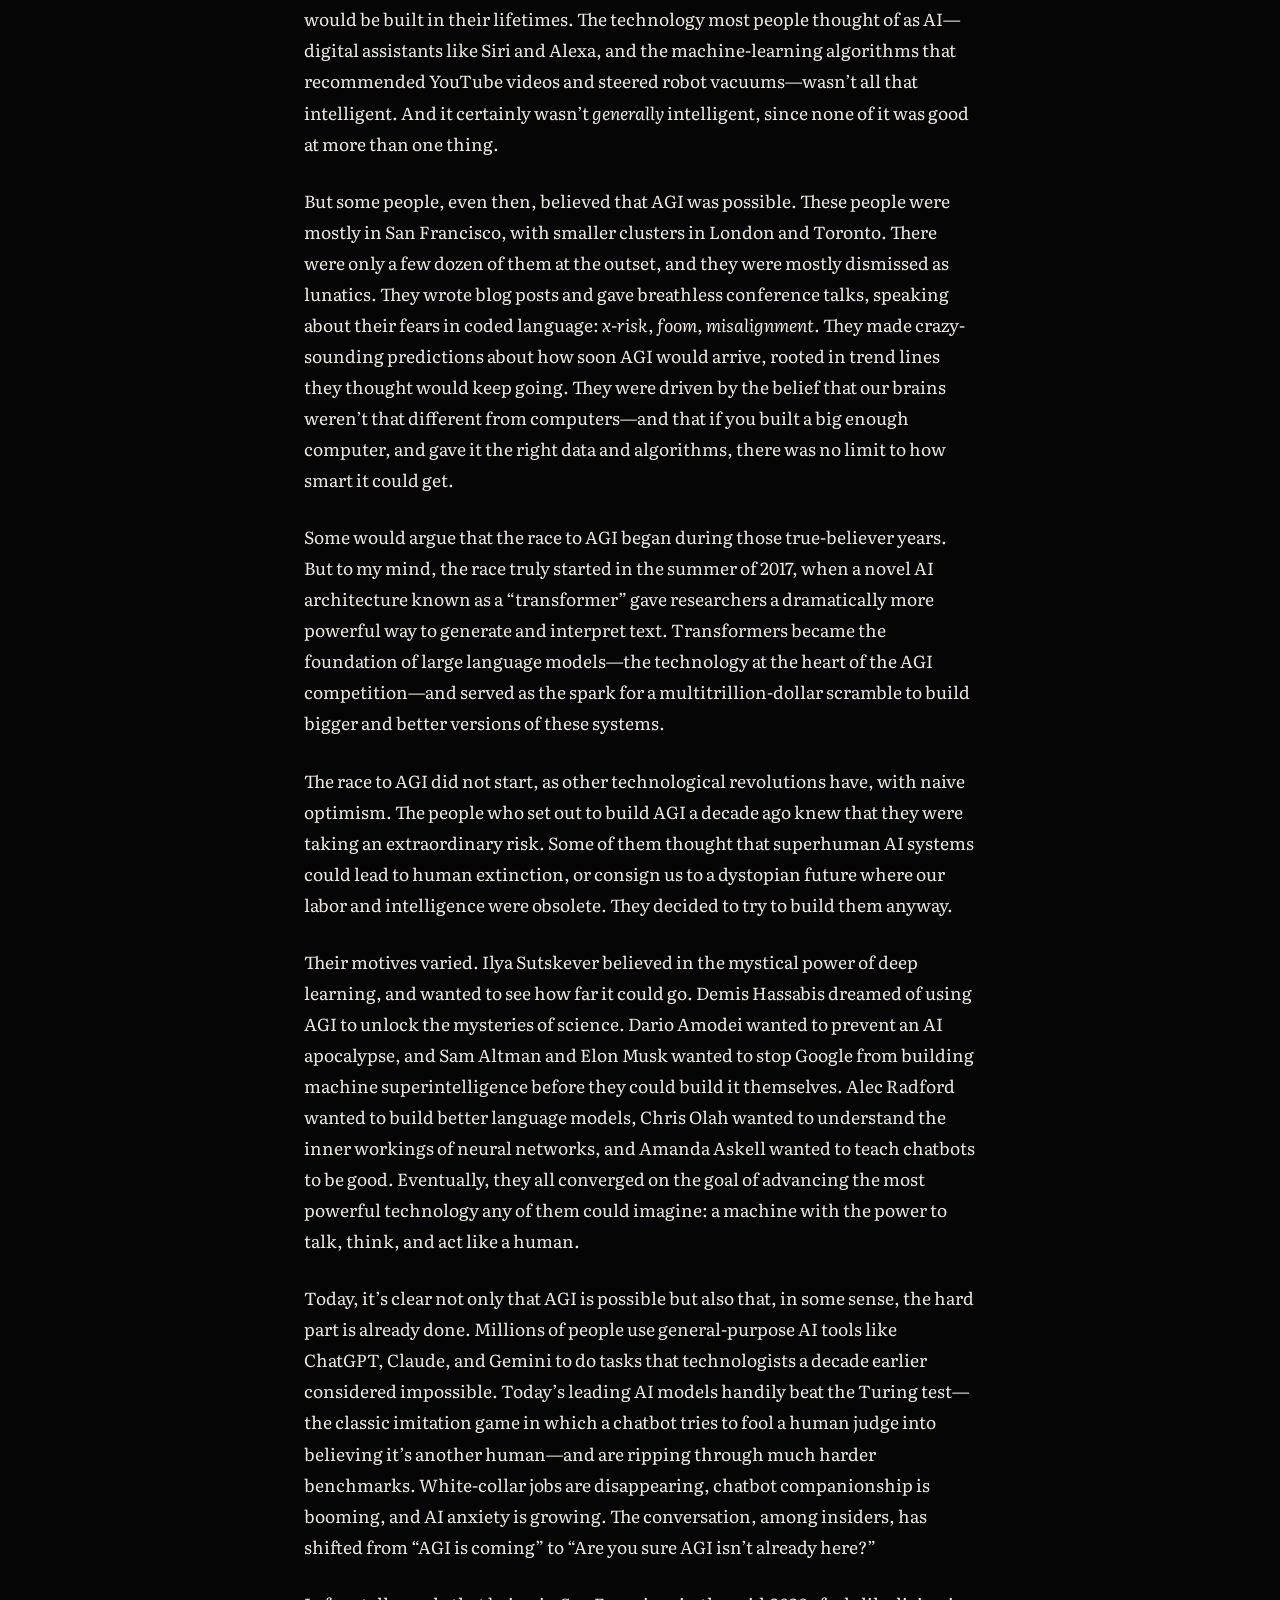
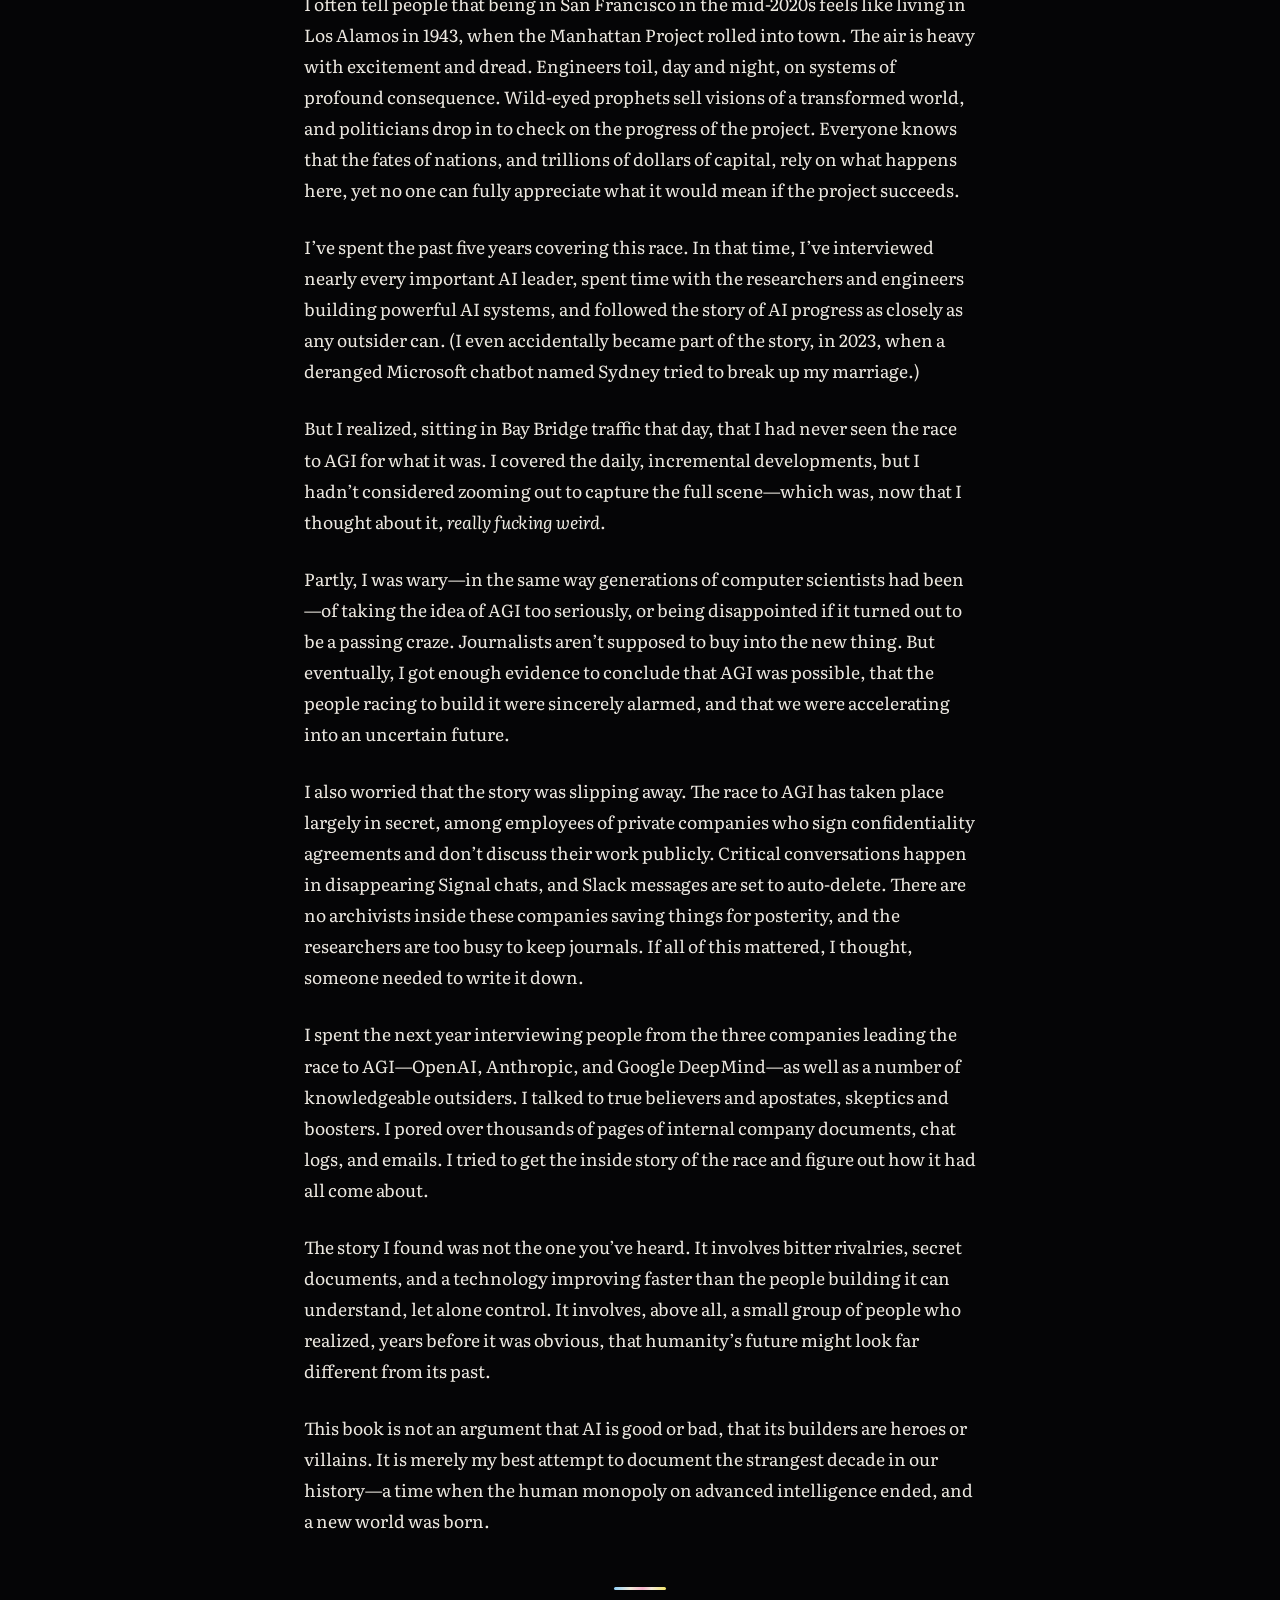
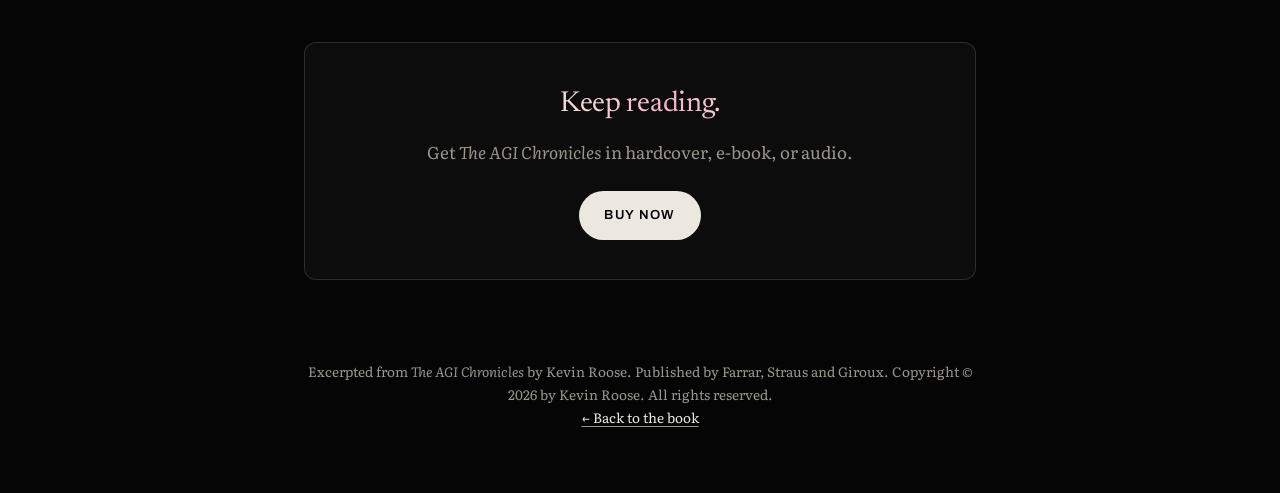
<file: prologue.html>
<!DOCTYPE html>
<html lang="en">
<head>
<meta charset="utf-8">
<meta name="viewport" content="width=device-width, initial-scale=1">
<title>Prologue — The AGI Chronicles</title>
<meta name="description" content="Read the prologue of The AGI Chronicles by Kevin Roose, out now from Farrar, Straus and Giroux.">
<link rel="canonical" href="https://theagichronicles.com/prologue.html">
<link rel="icon" type="image/svg+xml" href="assets/favicon.svg">

<meta property="og:type" content="article">
<meta property="og:title" content="Prologue — The AGI Chronicles">
<meta property="og:description" content="Read the opening pages of Kevin Roose's inside story of the race to create an artificial superintelligence.">
<meta property="og:image" content="https://theagichronicles.com/assets/og-card.jpg">
<meta property="og:url" content="https://theagichronicles.com/prologue.html">
<meta name="twitter:card" content="summary_large_image">
<meta name="twitter:image" content="https://theagichronicles.com/assets/og-card.jpg">

<link rel="preconnect" href="https://fonts.googleapis.com">
<link rel="preconnect" href="https://fonts.gstatic.com" crossorigin>
<link href="https://fonts.googleapis.com/css2?family=Newsreader:ital,opsz,wght@0,6..72,300;0,6..72,400;0,6..72,500;1,6..72,300;1,6..72,400&family=Literata:ital,opsz,wght@0,7..72,400;0,7..72,500;1,7..72,400&family=Archivo:wght@400;500;600&display=swap" rel="stylesheet">
<link rel="stylesheet" href="styles.css">
<script>document.documentElement.classList.add("js");</script>
<style>
  .excerpt { max-width: 720px; margin: 0 auto; padding: 4.5rem 1.5rem 5rem; }
  .excerpt-head { text-align: center; margin-bottom: 3.2rem; }
  .excerpt-head .eyebrow { margin-bottom: 1.2rem; }
  .excerpt-title { font-size: clamp(2.6rem, 6vw, 4rem); }
  .from-line { margin-top: 1rem; font-family: var(--sans); font-size: 0.8rem; letter-spacing: 0.06em; color: var(--dim); }
  .excerpt article p { margin-bottom: 1.5em; font-size: 1.09rem; line-height: 1.78; }
  .excerpt article p:first-of-type::first-letter {
    font-family: var(--serif);
    font-size: 3.6em; line-height: 0.8; float: left;
    padding-right: 0.12em; padding-top: 0.08em;
    background: var(--prism); -webkit-background-clip: text; background-clip: text; color: transparent;
  }
  .end-mark {
    display: block; width: 52px; height: 3px; border-radius: 2px;
    background: var(--prism); margin: 3.2rem auto;
  }
  .keep-reading {
    text-align: center; border: 1px solid var(--faint); border-radius: 12px;
    padding: 2.4rem 2rem; background: rgba(236, 232, 224, 0.03);
  }
  .keep-reading h2 { font-size: 1.8rem; font-weight: 400; margin-bottom: 0.5rem; }
  .keep-reading p { color: var(--dim); margin-bottom: 1.5rem; }
  .excerpt-footer {
    max-width: 720px; margin: 0 auto; padding: 0 1.5rem 4rem;
    font-size: 0.85rem; color: var(--dim); text-align: center;
  }
</style>
</head>
<body>

<a class="skip-link" href="#prologue">Skip to content</a>

<header class="nav">
  <a class="nav-wordmark" href="index.html">The AGI&nbsp;Chronicles</a>
  <nav class="nav-links" aria-label="Site">
    <a href="index.html#book">The Book</a>
    <a href="index.html#praise">Praise</a>
    <a href="index.html#author">Author</a>
    <a href="index.html#contact">Contact</a>
  </nav>
  <a class="btn btn-solid nav-cta" href="index.html#buy">Buy the book</a>
</header>

<main class="excerpt" id="prologue">
  <div class="excerpt-head">
    <p class="eyebrow">Excerpt</p>
    <h1 class="prism excerpt-title" data-text="Prologue">Prologue</h1>
    <p class="from-line">From <em>The AGI Chronicles</em> &middot; Farrar, Straus and Giroux &middot; October 6, 2026</p>
  </div>

  <article>
    <p>I decided to write this book in February 2025, sitting in traffic on the Bay Bridge, when I realized that I was living through the strangest time I&rsquo;d ever known.</p>

    <p>I&rsquo;d stayed up too late the previous night at an AI-themed party in the Mission, where tech workers affiliated with a movement known as Effective Accelerationism lounged on beanbags in an art loft, snorting ketamine while debating the singularity.</p>

    <p>I dragged myself out of bed, made coffee, and went to report on an AI safety conference, where panicked experts proclaimed that AI systems were rapidly approaching human-level intelligence and that we were running out of time to figure out how to prevent them from going rogue.</p>

    <p>In my car on the way home, I got a text from a researcher at one of the big AI labs, who said that due to a recent breakthrough he couldn&rsquo;t tell me about, he now expected superhuman AI to arrive in a year or two, rather than in five or ten years.</p>

    <p>I&rsquo;m a San Francisco&ndash;based tech columnist and podcast host (most recently at <cite>The New York Times</cite>, where I worked from 2017 to 2026), and my job has always involved talking to people with weird visions of the future. But those visions got significantly weirder in the mid-2020s as the tech industry reoriented around a single, all-consuming idea&mdash;a quest that half my sources thought was going to save the world, and the other half thought was going to end it.</p>

    <p>The term <em>artificial general intelligence</em> (AGI) dates back to the early 2000s, when a group of far-out futurists began discussing the possibility of a general AI system that could do anything the human brain can do. Their definition of AGI was never precise. Some thought it meant a system that matched human intelligence across a wide variety of tasks, while others thought it referred to a system vastly smarter than us. But the basic idea was as old as computers themselves. AGI was what Alan Turing envisioned in 1950, when he wrote a paper speculating about what he called a &ldquo;thinking machine.&rdquo; It was what a group of researchers meant when they spent a summer at a Dartmouth conference in 1956, studying a new branch of computer science they called artificial intelligence (AI). Building a computer program with broad, human-level capabilities is one of the oldest and most elusive ideas in all of technology, and a holy grail for generations of programmers.</p>

    <p>When I started covering the tech industry in the early 2010s, nobody talked about AGI. The industry had gone through several &ldquo;AI winters&rdquo;&mdash;long, fallow periods of halting progress&mdash;and few serious experts thought that human-level AI systems would be built in their lifetimes. The technology most people thought of as AI&mdash;digital assistants like Siri and Alexa, and the machine-learning algorithms that recommended YouTube videos and steered robot vacuums&mdash;wasn&rsquo;t all that intelligent. And it certainly wasn&rsquo;t <em>generally</em> intelligent, since none of it was good at more than one thing.</p>

    <p>But some people, even then, believed that AGI was possible. These people were mostly in San Francisco, with smaller clusters in London and Toronto. There were only a few dozen of them at the outset, and they were mostly dismissed as lunatics. They wrote blog posts and gave breathless conference talks, speaking about their fears in coded language: <em>x-risk</em>, <em>foom</em>, <em>misalignment</em>. They made crazy-sounding predictions about how soon AGI would arrive, rooted in trend lines they thought would keep going. They were driven by the belief that our brains weren&rsquo;t that different from computers&mdash;and that if you built a big enough computer, and gave it the right data and algorithms, there was no limit to how smart it could get.</p>

    <p>Some would argue that the race to AGI began during those true-believer years. But to my mind, the race truly started in the summer of 2017, when a novel AI architecture known as a &ldquo;transformer&rdquo; gave researchers a dramatically more powerful way to generate and interpret text. Transformers became the foundation of large language models&mdash;the technology at the heart of the AGI competition&mdash;and served as the spark for a multitrillion-dollar scramble to build bigger and better versions of these systems.</p>

    <p>The race to AGI did not start, as other technological revolutions have, with naive optimism. The people who set out to build AGI a decade ago knew that they were taking an extraordinary risk. Some of them thought that superhuman AI systems could lead to human extinction, or consign us to a dystopian future where our labor and intelligence were obsolete. They decided to try to build them anyway.</p>

    <p>Their motives varied. Ilya Sutskever believed in the mystical power of deep learning, and wanted to see how far it could go. Demis Hassabis dreamed of using AGI to unlock the mysteries of science. Dario Amodei wanted to prevent an AI apocalypse, and Sam Altman and Elon Musk wanted to stop Google from building machine superintelligence before they could build it themselves. Alec Radford wanted to build better language models, Chris Olah wanted to understand the inner workings of neural networks, and Amanda Askell wanted to teach chatbots to be good. Eventually, they all converged on the goal of advancing the most powerful technology any of them could imagine: a machine with the power to talk, think, and act like a human.</p>

    <p>Today, it&rsquo;s clear not only that AGI is possible but also that, in some sense, the hard part is already done. Millions of people use general-purpose AI tools like ChatGPT, Claude, and Gemini to do tasks that technologists a decade earlier considered impossible. Today&rsquo;s leading AI models handily beat the Turing test&mdash;the classic imitation game in which a chatbot tries to fool a human judge into believing it&rsquo;s another human&mdash;and are ripping through much harder benchmarks. White-collar jobs are disappearing, chatbot companionship is booming, and AI anxiety is growing. The conversation, among insiders, has shifted from &ldquo;AGI is coming&rdquo; to &ldquo;Are you sure AGI isn&rsquo;t already here?&rdquo;</p>

    <p>I often tell people that being in San Francisco in the mid-2020s feels like living in Los Alamos in 1943, when the Manhattan Project rolled into town. The air is heavy with excitement and dread. Engineers toil, day and night, on systems of profound consequence. Wild-eyed prophets sell visions of a transformed world, and politicians drop in to check on the progress of the project. Everyone knows that the fates of nations, and trillions of dollars of capital, rely on what happens here, yet no one can fully appreciate what it would mean if the project succeeds.</p>

    <p>I&rsquo;ve spent the past five years covering this race. In that time, I&rsquo;ve interviewed nearly every important AI leader, spent time with the researchers and engineers building powerful AI systems, and followed the story of AI progress as closely as any outsider can. (I even accidentally became part of the story, in 2023, when a deranged Microsoft chatbot named Sydney tried to break up my marriage.)</p>

    <p>But I realized, sitting in Bay Bridge traffic that day, that I had never seen the race to AGI for what it was. I covered the daily, incremental developments, but I hadn&rsquo;t considered zooming out to capture the full scene&mdash;which was, now that I thought about it, <em>really fucking weird</em>.</p>

    <p>Partly, I was wary&mdash;in the same way generations of computer scientists had been&mdash;of taking the idea of AGI too seriously, or being disappointed if it turned out to be a passing craze. Journalists aren&rsquo;t supposed to buy into the new thing. But eventually, I got enough evidence to conclude that AGI was possible, that the people racing to build it were sincerely alarmed, and that we were accelerating into an uncertain future.</p>

    <p>I also worried that the story was slipping away. The race to AGI has taken place largely in secret, among employees of private companies who sign confidentiality agreements and don&rsquo;t discuss their work publicly. Critical conversations happen in disappearing Signal chats, and Slack messages are set to auto-delete. There are no archivists inside these companies saving things for posterity, and the researchers are too busy to keep journals. If all of this mattered, I thought, someone needed to write it down.</p>

    <p>I spent the next year interviewing people from the three companies leading the race to AGI&mdash;OpenAI, Anthropic, and Google DeepMind&mdash;as well as a number of knowledgeable outsiders. I talked to true believers and apostates, skeptics and boosters. I pored over thousands of pages of internal company documents, chat logs, and emails. I tried to get the inside story of the race and figure out how it had all come about.</p>

    <p>The story I found was not the one you&rsquo;ve heard. It involves bitter rivalries, secret documents, and a technology improving faster than the people building it can understand, let alone control. It involves, above all, a small group of people who realized, years before it was obvious, that humanity&rsquo;s future might look far different from its past.</p>

    <p>This book is not an argument that AI is good or bad, that its builders are heroes or villains. It is merely my best attempt to document the strangest decade in our history&mdash;a time when the human monopoly on advanced intelligence ended, and a new world was born.</p>
  </article>

  <span class="end-mark" aria-hidden="true"></span>

  <div class="keep-reading">
    <h2 class="prism-sm">Keep reading.</h2>
    <p>Get <em>The AGI Chronicles</em> in hardcover, e-book, or audio.</p>
    <a class="btn btn-solid" href="index.html#buy">Buy now</a>
  </div>
</main>

<footer class="excerpt-footer">
  <p>Excerpted from <em>The AGI Chronicles</em> by Kevin Roose. Published by Farrar, Straus and Giroux. Copyright &copy; 2026 by Kevin Roose. All rights reserved.</p>
  <p><a href="index.html">&larr; Back to the book</a></p>
</footer>

</body>
</html>
</file>
<file: styles.css>
/* The AGI Chronicles — design language from the FSG jacket:
   pitch black ground, transitional serif, iridescent prism sheen,
   chromatic-aberration ghosting as the signature element. */

:root {
  --black: #050506;
  --ink: #ece8e0;
  --dim: #9b968c;
  --faint: rgba(236, 232, 224, 0.14);
  --blue: #8fd0f8;
  --pink: #f7b3cd;
  --yellow: #f2e468;
  --red: #ff4438;
  --deep: #3b4fd8;
  --prism: linear-gradient(100deg, var(--blue) 0%, #f3ead8 32%, var(--pink) 55%, #f3ead8 72%, var(--yellow) 100%);
  --serif: "Newsreader", Georgia, "Times New Roman", serif;
  --text: "Literata", Georgia, "Times New Roman", serif;
  --sans: "Archivo", -apple-system, "Helvetica Neue", sans-serif;
}

* { margin: 0; padding: 0; box-sizing: border-box; }

html { scroll-behavior: smooth; }

body {
  background: var(--black);
  color: var(--ink);
  font-family: var(--text);
  font-size: 1.0625rem;
  line-height: 1.7;
  -webkit-font-smoothing: antialiased;
  overflow-x: hidden;
}

::selection { background: var(--pink); color: var(--black); }

a { color: var(--ink); text-underline-offset: 3px; text-decoration-thickness: 1px; text-decoration-color: var(--dim); }
a:hover { text-decoration-color: var(--pink); }

.skip-link {
  position: absolute; left: -999px; top: 0; z-index: 100;
  background: var(--ink); color: var(--black); padding: 0.6rem 1rem;
}
.skip-link:focus { left: 0; }

:focus-visible { outline: 2px solid var(--blue); outline-offset: 3px; }

/* ---------- prism type: the signature ---------- */

.prism, .prism-sm {
  background: var(--prism);
  -webkit-background-clip: text;
  background-clip: text;
  color: transparent;
}

.prism {
  position: relative;
  font-family: var(--serif);
  font-weight: 400;
  font-size: clamp(3rem, 8.5vw, 6.2rem);
  line-height: 0.98;
  letter-spacing: -0.015em;
  font-optical-sizing: auto;
}

/* chromatic-aberration ghosts, echoing the jacket's smeared letters */
.prism::before, .prism::after {
  content: attr(data-text);
  position: absolute;
  inset: 0;
  z-index: -1;
  background: none;
  -webkit-background-clip: initial;
  background-clip: initial;
  pointer-events: none;
}
.prism::before {
  color: var(--red);
  transform: translateY(-0.045em);
  filter: blur(7px);
  opacity: 0.5;
}
.prism::after {
  color: var(--deep);
  transform: translateY(0.06em);
  filter: blur(9px);
  opacity: 0.55;
}

@media (prefers-reduced-motion: no-preference) {
  .prism::before { animation: ghost-drift 9s ease-in-out infinite alternate; }
  .prism::after  { animation: ghost-drift-2 11s ease-in-out infinite alternate; }
  @keyframes ghost-drift   { from { transform: translateY(-0.045em); opacity: 0.42; } to { transform: translateY(-0.085em); opacity: 0.6; } }
  @keyframes ghost-drift-2 { from { transform: translateY(0.06em);  opacity: 0.45; } to { transform: translateY(0.1em);  opacity: 0.62; } }
}

.prism-sm {
  font-family: var(--serif);
  font-weight: 400;
  letter-spacing: -0.01em;
}

/* ---------- structure ---------- */

.eyebrow {
  font-family: var(--sans);
  font-size: 0.72rem;
  font-weight: 600;
  letter-spacing: 0.22em;
  text-transform: uppercase;
  color: var(--dim);
}
.eyebrow em { font-style: normal; color: var(--ink); }

.section-title {
  font-family: var(--serif);
  font-size: clamp(1.9rem, 3.6vw, 2.7rem);
  font-weight: 400;
  margin-bottom: 1.2em;
  text-align: center;
}

section { padding: 6.5rem 1.5rem; max-width: 1120px; margin: 0 auto; }

/* ---------- nav ---------- */

.nav {
  position: sticky; top: 0; z-index: 50;
  display: flex; align-items: center; gap: 2rem;
  padding: 0.9rem 1.5rem;
  background: rgba(5, 5, 6, 0.82);
  backdrop-filter: blur(14px);
  -webkit-backdrop-filter: blur(14px);
  border-bottom: 1px solid var(--faint);
}
.nav-wordmark {
  font-family: var(--serif);
  font-size: 1.15rem;
  text-decoration: none;
  white-space: nowrap;
}
.nav-links { display: flex; gap: 1.4rem; margin-left: auto; }
.nav-links a {
  font-family: var(--sans);
  font-size: 0.8rem;
  font-weight: 500;
  letter-spacing: 0.08em;
  text-transform: uppercase;
  color: var(--dim);
  text-decoration: none;
}
.nav-links a:hover { color: var(--ink); }
.nav-cta { margin-left: 0.4rem; }

@media (max-width: 860px) {
  .nav-links { display: none; }
  .nav-cta { margin-left: auto; }
}

/* ---------- buttons ---------- */

.btn {
  display: inline-flex; align-items: center; gap: 0.5rem;
  font-family: var(--sans);
  font-size: 0.82rem;
  font-weight: 600;
  letter-spacing: 0.1em;
  text-transform: uppercase;
  text-decoration: none;
  padding: 0.85rem 1.6rem;
  border-radius: 999px;
  cursor: pointer;
  transition: transform 0.18s ease, box-shadow 0.18s ease, background 0.18s ease;
}
.btn-solid {
  background: var(--ink);
  color: var(--black);
  border: none;
}
.btn-solid:hover {
  transform: translateY(-1px);
  box-shadow: 0 0 0 1px rgba(255, 68, 56, 0.55), 0 0 22px rgba(143, 208, 248, 0.35), 0 6px 24px rgba(247, 179, 205, 0.25);
}
.btn-ghost {
  background: transparent;
  color: var(--ink);
  border: 1px solid rgba(236, 232, 224, 0.35);
}
.btn-ghost:hover { border-color: var(--pink); transform: translateY(-1px); }
.nav-cta.btn { padding: 0.55rem 1.15rem; font-size: 0.72rem; }
.icon { width: 1.05em; height: 1.05em; }

/* ---------- hero ---------- */

.hero { padding-top: 5rem; padding-bottom: 5.5rem; }
.hero-inner {
  display: grid;
  grid-template-columns: 1.15fr 0.85fr;
  gap: 3.5rem;
  align-items: center;
}
.hero-copy .eyebrow { margin-bottom: 1.6rem; }
.hero-sub {
  font-family: var(--serif);
  font-size: clamp(1.2rem, 2.3vw, 1.55rem);
  font-weight: 300;
  color: var(--ink);
  line-height: 1.35;
  margin-top: 1.4rem;
  max-width: 30ch;
}
.hero-byline { margin-top: 1.3rem; font-size: 1.15rem; color: var(--dim); }
.hero-byline strong { color: var(--ink); font-weight: 500; }
.hero-pub {
  margin-top: 0.5rem;
  font-family: var(--sans);
  font-size: 0.78rem;
  letter-spacing: 0.06em;
  color: var(--dim);
}
.hero-ctas { display: flex; flex-wrap: wrap; gap: 0.9rem; margin-top: 2.2rem; }
.hero-prologue { margin-top: 1.3rem; }
.hero-prologue a {
  font-family: var(--sans);
  font-size: 0.85rem;
  letter-spacing: 0.05em;
  color: var(--dim);
}
.hero-prologue a:hover { color: var(--ink); text-decoration-color: var(--pink); }

.hero-cover { display: flex; justify-content: center; }
.cover-frame {
  position: relative;
  max-width: 340px;
}
.cover-frame::before {
  content: "";
  position: absolute;
  inset: -12%;
  background:
    radial-gradient(45% 45% at 30% 25%, rgba(59, 79, 216, 0.35), transparent 70%),
    radial-gradient(40% 40% at 75% 60%, rgba(255, 68, 56, 0.22), transparent 70%),
    radial-gradient(50% 50% at 55% 85%, rgba(247, 179, 205, 0.2), transparent 70%);
  filter: blur(30px);
  z-index: -1;
}
.cover-frame img {
  width: 100%; height: auto; display: block;
  border-radius: 4px;
  box-shadow: 0 24px 60px rgba(0, 0, 0, 0.75), 0 0 0 1px rgba(236, 232, 224, 0.08);
  transition: transform 0.35s ease;
}
.cover-frame:hover img { transform: translateY(-6px) rotate(-0.6deg); }

@media (prefers-reduced-motion: no-preference) {
  .cover-frame { animation: cover-float 7s ease-in-out infinite alternate; }
  @keyframes cover-float { from { transform: translateY(0); } to { transform: translateY(-10px); } }
}

@media (max-width: 860px) {
  .hero-inner { grid-template-columns: 1fr; gap: 3rem; }
  .hero-cover { order: -1; }
  .cover-frame { max-width: 240px; }
  .hero-copy { text-align: center; }
  .hero-sub { margin-inline: auto; }
  .hero-ctas { justify-content: center; }
}

/* ---------- buy ---------- */

.buy { text-align: center; padding-top: 4rem; }
.buy-note { color: var(--dim); margin-top: -1.2rem; margin-bottom: 2.4rem; }
.retailers {
  list-style: none;
  display: grid;
  grid-template-columns: repeat(4, 1fr);
  gap: 0.9rem;
  max-width: 980px;
  margin: 0 auto;
}
@media (max-width: 900px) { .retailers { grid-template-columns: repeat(2, 1fr); max-width: 640px; } }
.retailer {
  display: flex; flex-direction: column; align-items: center; justify-content: center; gap: 0.3rem;
  min-height: 4.6rem;
  padding: 1rem;
  font-family: var(--sans);
  font-size: 0.92rem;
  font-weight: 500;
  letter-spacing: 0.04em;
  text-decoration: none;
  border: 1px solid var(--faint);
  border-radius: 6px;
  transition: border-color 0.2s ease, box-shadow 0.2s ease, transform 0.2s ease;
}
.retailer:hover {
  transform: translateY(-2px);
  border-color: transparent;
  box-shadow: 0 0 0 1px rgba(143, 208, 248, 0.7), 0 0 18px rgba(247, 179, 205, 0.3), 0 8px 24px rgba(0, 0, 0, 0.5);
}
.retailer .tag {
  font-size: 0.68rem;
  font-weight: 400;
  letter-spacing: 0.08em;
  text-transform: uppercase;
  color: var(--dim);
}
.buy-small { margin-top: 1.6rem; font-size: 0.95rem; color: var(--dim); }

@media (max-width: 640px) { .retailers { grid-template-columns: 1fr 1fr; } }

/* ---------- tour ---------- */

.tour { padding-top: 3rem; }
.tour-note { text-align: center; color: var(--dim); margin-top: -1.2rem; margin-bottom: 2.4rem; }
.tour-list { list-style: none; max-width: 860px; margin: 0 auto; }
.tour-event {
  display: grid;
  grid-template-columns: 4.5rem 1fr auto;
  gap: 1.6rem;
  align-items: center;
  padding: 1.3rem 0;
  border-top: 1px solid var(--faint);
}
.tour-event:last-child { border-bottom: 1px solid var(--faint); }
.tour-date {
  display: flex; flex-direction: column; align-items: center;
  font-family: var(--sans);
  font-size: 0.66rem;
  font-weight: 600;
  letter-spacing: 0.18em;
  text-transform: uppercase;
  color: var(--dim);
  line-height: 1.2;
}
.tour-date strong {
  font-family: var(--serif);
  font-size: 2.3rem;
  font-weight: 400;
  letter-spacing: 0;
  color: var(--ink);
  line-height: 1.05;
}
.tour-info h3 { font-family: var(--serif); font-size: 1.3rem; font-weight: 400; line-height: 1.3; }
.tour-info p { font-family: var(--sans); font-size: 0.85rem; letter-spacing: 0.02em; color: var(--dim); margin-top: 0.2rem; }
.tour-btn { padding: 0.6rem 1.2rem; font-size: 0.72rem; white-space: nowrap; }
.tour-private {
  font-family: var(--sans);
  font-size: 0.72rem;
  font-weight: 600;
  letter-spacing: 0.1em;
  text-transform: uppercase;
  color: var(--dim);
  padding: 0 1.2rem;
  white-space: nowrap;
}

@media (max-width: 640px) {
  .tour-event { grid-template-columns: 3.4rem 1fr; gap: 0.4rem 1.1rem; }
  .tour-date { grid-row: span 2; }
  .tour-btn, .tour-private { grid-column: 2; justify-self: start; margin-top: 0.6rem; }
  .tour-private { padding: 0; }
}

/* ---------- praise ---------- */

.quote-lead { max-width: 880px; margin: 0 auto 3.5rem; text-align: center; }
.quote-lead blockquote p {
  font-family: var(--serif);
  font-size: clamp(1.25rem, 2.6vw, 1.7rem);
  font-weight: 300;
  line-height: 1.5;
}
.quote-lead figcaption, .quote-card figcaption {
  margin-top: 1.1rem;
  font-family: var(--sans);
  font-size: 0.78rem;
  letter-spacing: 0.1em;
  text-transform: uppercase;
  color: var(--dim);
}
.quote-lead figcaption cite, .quote-card figcaption cite { font-style: normal; color: var(--ink); }

.quote-grid {
  display: grid;
  grid-template-columns: repeat(3, 1fr);
  gap: 1.2rem;
}
.quote-card {
  border: 1px solid var(--faint);
  border-radius: 8px;
  padding: 1.8rem 1.5rem;
  display: flex; flex-direction: column; justify-content: space-between;
}
.quote-card blockquote p { font-size: 0.98rem; line-height: 1.65; }
.star-badge { display: block; margin-top: 0.3rem; color: var(--yellow); }

.quote-grid-2 { grid-template-columns: repeat(2, 1fr); margin-top: 1.2rem; }
.quote-card-wide { grid-column: 1 / -1; }
.quote-lead figcaption a, .quote-card figcaption a { color: inherit; text-decoration: none; }
.quote-lead figcaption a:hover cite, .quote-card figcaption a:hover cite { text-decoration: underline; }

@media (max-width: 860px) { .quote-grid { grid-template-columns: 1fr; } }

/* ---------- book ---------- */

.book-body { max-width: 760px; margin: 0 auto; }
.book-lede {
  font-family: var(--serif);
  font-size: clamp(1.35rem, 2.8vw, 1.8rem);
  font-weight: 300;
  line-height: 1.4;
  text-align: center;
  margin-bottom: 2.6rem;
}
.book-copy p { margin-bottom: 1.4rem; }
.book-copy p:first-child::first-letter {
  font-size: 3.4em;
  line-height: 0.8;
  float: left;
  padding-right: 0.12em;
  padding-top: 0.08em;
  background: var(--prism);
  -webkit-background-clip: text;
  background-clip: text;
  color: transparent;
}
.book-facts {
  display: grid;
  grid-template-columns: repeat(4, auto);
  justify-content: space-between;
  gap: 1.5rem;
  margin-top: 3rem;
  padding-top: 2rem;
  border-top: 1px solid var(--faint);
}
.book-facts dt {
  font-family: var(--sans);
  font-size: 0.68rem;
  font-weight: 600;
  letter-spacing: 0.18em;
  text-transform: uppercase;
  color: var(--dim);
  margin-bottom: 0.3rem;
}
.book-facts dd { font-size: 1.1rem; }
@media (max-width: 640px) { .book-facts { grid-template-columns: 1fr 1fr; } }

/* ---------- author ---------- */

.author-inner {
  display: grid;
  grid-template-columns: 0.9fr 1.1fr;
  gap: 3rem;
  align-items: center;
  max-width: 980px;
  margin: 0 auto;
}
.author-photo img {
  width: 100%; height: auto; display: block;
  border-radius: 8px;
  box-shadow: 0 18px 48px rgba(0, 0, 0, 0.6), 0 0 0 1px rgba(236, 232, 224, 0.08);
}

.author-links {
  list-style: none;
  margin-top: 1.6rem;
  display: flex; flex-direction: column; gap: 0.55rem;
}
.author-links a {
  font-family: var(--sans);
  font-size: 0.85rem;
  letter-spacing: 0.04em;
  color: var(--dim);
}
.author-links a:hover { color: var(--ink); }
@media (max-width: 860px) {
  .author-inner { grid-template-columns: 1fr; }
  .author-photo { max-width: 420px; margin: 0 auto; }
}

/* ---------- newsletter ---------- */

.newsletter { padding-top: 3rem; }
.newsletter-card {
  position: relative;
  max-width: 680px;
  margin: 0 auto;
  padding: 3rem 2.5rem;
  text-align: center;
  border-radius: 12px;
  background: rgba(236, 232, 224, 0.03);
}
.newsletter-card::before {
  content: "";
  position: absolute; inset: 0;
  border-radius: 12px;
  padding: 1px;
  background: linear-gradient(120deg, rgba(143,208,248,0.6), rgba(247,179,205,0.5), rgba(242,228,104,0.5), rgba(59,79,216,0.6));
  -webkit-mask: linear-gradient(#000 0 0) content-box, linear-gradient(#000 0 0);
  -webkit-mask-composite: xor;
  mask: linear-gradient(#000 0 0) content-box, linear-gradient(#000 0 0);
  mask-composite: exclude;
  pointer-events: none;
}
.newsletter-card .section-title { margin-bottom: 0.6em; }
.newsletter-card p { color: var(--dim); max-width: 46ch; margin: 0 auto 1.6rem; }
.newsletter-card iframe { border: 0; border-radius: 6px; }

/* ---------- contact ---------- */

.contact-inner {
  display: grid;
  grid-template-columns: 0.9fr 1.1fr;
  gap: 3rem;
  max-width: 980px;
  margin: 0 auto;
}

.contact-fine { margin-top: 1rem; font-size: 0.95rem; color: var(--dim); }

.contact-form .field { margin-bottom: 1.1rem; }
.contact-form label {
  display: block;
  font-family: var(--sans);
  font-size: 0.72rem;
  font-weight: 600;
  letter-spacing: 0.14em;
  text-transform: uppercase;
  color: var(--dim);
  margin-bottom: 0.4rem;
}
.contact-form input,
.contact-form select,
.contact-form textarea {
  width: 100%;
  background: rgba(236, 232, 224, 0.05);
  border: 1px solid var(--faint);
  border-radius: 6px;
  color: var(--ink);
  font-family: var(--text);
  font-size: 1rem;
  padding: 0.7rem 0.9rem;
  transition: border-color 0.2s ease;
}
.contact-form select { appearance: none; -webkit-appearance: none; background-image: linear-gradient(45deg, transparent 50%, var(--dim) 50%), linear-gradient(135deg, var(--dim) 50%, transparent 50%); background-position: calc(100% - 18px) 50%, calc(100% - 13px) 50%; background-size: 5px 5px; background-repeat: no-repeat; }
.contact-form input:focus,
.contact-form select:focus,
.contact-form textarea:focus { outline: none; border-color: var(--blue); }
.contact-form textarea { resize: vertical; }
.honeypot { position: absolute; left: -9999px; width: 1px; height: 1px; opacity: 0; }
.form-status { margin-top: 0.9rem; font-size: 0.95rem; color: var(--dim); min-height: 1.4em; }
.form-status.ok { color: var(--blue); }
.form-status.err { color: var(--red); }

@media (max-width: 860px) { .contact-inner { grid-template-columns: 1fr; gap: 2rem; } }

/* ---------- footer ---------- */

.footer {
  border-top: 1px solid var(--faint);
  padding: 3.5rem 1.5rem 4.5rem;
  text-align: center;
  font-size: 0.9rem;
  color: var(--dim);
}
.footer-wordmark { font-family: var(--serif); font-size: 1.5rem; margin-bottom: 0.8rem; display: inline-block; }
.footer p { margin-bottom: 0.5rem; }
.footer a { color: var(--dim); }
.footer a:hover { color: var(--ink); }

/* ---------- sticky mobile buy bar ---------- */

.sticky-buy {
  position: fixed;
  left: 50%; bottom: 1rem;
  transform: translate(-50%, 140%);
  z-index: 40;
  background: var(--ink);
  color: var(--black);
  font-family: var(--sans);
  font-size: 0.8rem;
  font-weight: 600;
  letter-spacing: 0.05em;
  text-decoration: none;
  padding: 0.8rem 1.4rem;
  border-radius: 999px;
  box-shadow: 0 8px 30px rgba(0, 0, 0, 0.6), 0 0 0 1px rgba(247, 179, 205, 0.4);
  transition: transform 0.3s ease;
  white-space: nowrap;
}
.sticky-buy em { font-style: italic; }
.sticky-buy.show { transform: translate(-50%, 0); }
@media (min-width: 861px) { .sticky-buy { display: none; } }

/* ---------- modal ---------- */

.modal-backdrop[hidden] { display: none; }

.modal-backdrop {
  position: fixed; inset: 0; z-index: 90;
  display: flex; align-items: center; justify-content: center;
  background: rgba(5, 5, 6, 0.7);
  backdrop-filter: blur(6px);
  -webkit-backdrop-filter: blur(6px);
  padding: 1.5rem;
}
.modal {
  position: relative;
  width: 100%;
  max-width: 480px;
  background: #0b0b0d;
  border: 1px solid rgba(236, 232, 224, 0.16);
  border-radius: 12px;
  padding: 2.6rem 2.2rem 1.6rem;
  text-align: center;
  box-shadow: 0 0 60px rgba(59, 79, 216, 0.25), 0 30px 80px rgba(0, 0, 0, 0.8);
}
.modal .eyebrow { margin-bottom: 0.9rem; }
.modal h3 { font-family: var(--serif); font-size: 1.75rem; font-weight: 400; margin-bottom: 0.7rem; }
.modal p { color: var(--dim); margin-bottom: 1.4rem; }
.modal iframe { border: 0; border-radius: 6px; }
.modal-close {
  position: absolute; top: 0.8rem; right: 1rem;
  background: none; border: none;
  color: var(--dim);
  font-size: 1.6rem;
  cursor: pointer;
  line-height: 1;
}
.modal-close:hover { color: var(--ink); }
.modal-dismiss {
  display: block;
  margin: 0.9rem auto 0;
  background: none; border: none;
  font-family: var(--sans);
  font-size: 0.75rem;
  letter-spacing: 0.06em;
  color: var(--dim);
  text-decoration: underline;
  text-underline-offset: 3px;
  cursor: pointer;
}
.modal-dismiss:hover { color: var(--ink); }

/* ---------- reveal on scroll ---------- */

@media (prefers-reduced-motion: no-preference) {
  html.js .reveal { opacity: 0; transform: translateY(18px); transition: opacity 0.6s ease, transform 0.6s ease; }
  html.js .reveal.in { opacity: 1; transform: none; }
}
</file>
